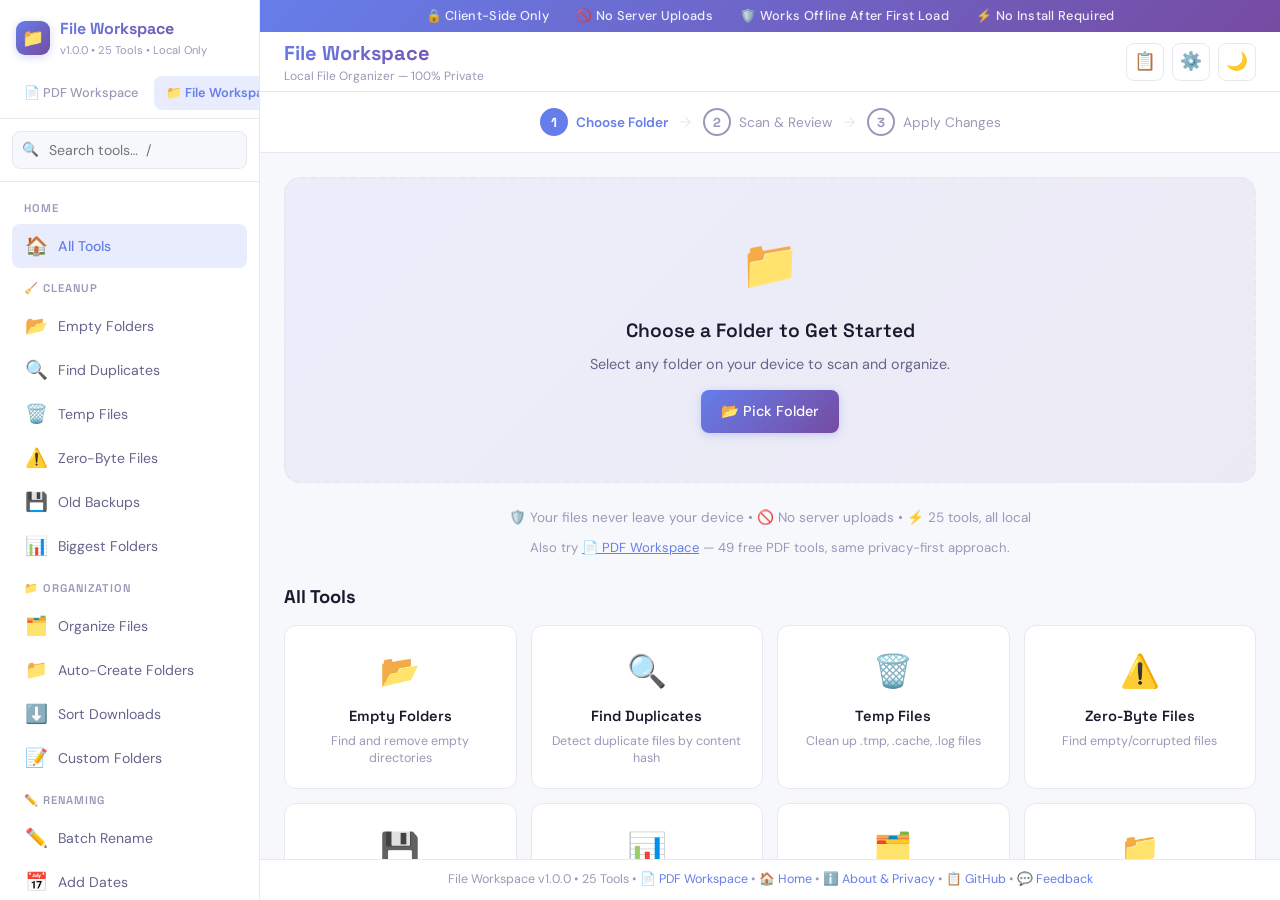
<file: file-workspace.html>
<!DOCTYPE html>
<html lang="en">
<head>
<meta charset="UTF-8">
<meta name="viewport" content="width=device-width, initial-scale=1.0">
<title>File Workspace — 25 Local File Tools | No Upload, 100% Private</title>
<meta name="description" content="25 free file organization tools that run entirely in your browser. Cleanup, rename, sort, deduplicate, and organize files locally. No uploads, no servers, no accounts — your files never leave your device.">
<meta name="keywords" content="file organizer, cleanup files, duplicate finder, batch rename, file manager, local file tools, no upload, privacy file organizer, browser file tools, offline file manager">
<meta name="author" content="File Workspace">
<meta name="robots" content="index, follow">
<link rel="canonical" href="https://emailgate.org/file-workspace.html">

<!-- Open Graph -->
<meta property="og:title" content="File Workspace — 25 Local File Tools, 100% Private">
<meta property="og:description" content="Cleanup, rename, sort, deduplicate, and organize files entirely in your browser. No uploads, no servers, no accounts. Your files never leave your device.">
<meta property="og:type" content="website">
<meta property="og:url" content="https://emailgate.org/file-workspace.html">
<meta property="og:site_name" content="File Workspace">
<meta property="og:image" content="https://emailgate.org/icons/icon-512.png">
<meta property="og:image:width" content="512">
<meta property="og:image:height" content="512">

<!-- Twitter -->
<meta name="twitter:card" content="summary_large_image">
<meta name="twitter:title" content="File Workspace — 25 Local File Tools, 100% Private">
<meta name="twitter:description" content="Cleanup, rename, sort, deduplicate, and organize files entirely in your browser. No uploads, no servers. Your files never leave your device.">
<meta name="twitter:image" content="https://emailgate.org/icons/icon-512.png">

<!-- Mobile -->
<meta name="theme-color" content="#667eea">
<meta name="apple-mobile-web-app-capable" content="yes">
<meta name="apple-mobile-web-app-status-bar-style" content="black-translucent">
<meta name="apple-mobile-web-app-title" content="File Workspace">
<link rel="icon" href="icons/icon-512.png" type="image/png">

<link rel="preconnect" href="https://fonts.googleapis.com">
<link href="https://fonts.googleapis.com/css2?family=DM+Sans:ital,opsz,wght@0,9..40,300;0,9..40,400;0,9..40,500;0,9..40,600;0,9..40,700;1,9..40,400&family=Space+Grotesk:wght@400;500;600;700&display=swap" rel="stylesheet">
<style>
/* ═══════════════════════════════════════════
   CSS VARIABLES — matching emailgate.org
   ═══════════════════════════════════════════ */
:root {
  --primary: #667eea;
  --primary-dark: #5a6fd6;
  --primary-light: #8b9cf7;
  --primary-glow: rgba(102, 126, 234, 0.15);
  --accent: #764ba2;
  --gradient: linear-gradient(135deg, #667eea 0%, #764ba2 100%);
  --gradient-subtle: linear-gradient(135deg, rgba(102,126,234,0.08) 0%, rgba(118,75,162,0.08) 100%);

  --bg: #f7f8fc;
  --bg-card: #ffffff;
  --bg-sidebar: #ffffff;
  --bg-hover: #f0f2f8;
  --bg-input: #f7f8fc;

  --text: #1a1a2e;
  --text-secondary: #64648c;
  --text-muted: #9999b8;

  --border: #e8e8f0;
  --border-focus: #667eea;

  --success: #22c55e;
  --success-bg: rgba(34, 197, 94, 0.1);
  --warning: #f59e0b;
  --warning-bg: rgba(245, 158, 11, 0.1);
  --danger: #ef4444;
  --danger-bg: rgba(239, 68, 68, 0.1);
  --info: #3b82f6;
  --info-bg: rgba(59, 130, 246, 0.1);

  --radius: 12px;
  --radius-sm: 8px;
  --radius-lg: 16px;
  --shadow: 0 1px 3px rgba(0,0,0,0.06), 0 1px 2px rgba(0,0,0,0.04);
  --shadow-md: 0 4px 12px rgba(0,0,0,0.08);
  --shadow-lg: 0 8px 30px rgba(0,0,0,0.12);

  --sidebar-w: 260px;
  --header-h: 60px;

  --font-display: 'Space Grotesk', sans-serif;
  --font-body: 'DM Sans', sans-serif;
}

[data-theme="dark"] {
  --bg: #0f0f1a;
  --bg-card: #1a1a2e;
  --bg-sidebar: #141425;
  --bg-hover: #22223a;
  --bg-input: #22223a;
  --text: #e8e8f0;
  --text-secondary: #9999b8;
  --text-muted: #64648c;
  --border: #2a2a45;
  --border-focus: #8b9cf7;
  --shadow: 0 1px 3px rgba(0,0,0,0.3);
  --shadow-md: 0 4px 12px rgba(0,0,0,0.4);
  --shadow-lg: 0 8px 30px rgba(0,0,0,0.5);
  --primary-glow: rgba(102, 126, 234, 0.1);
  --gradient-subtle: linear-gradient(135deg, rgba(102,126,234,0.06) 0%, rgba(118,75,162,0.06) 100%);
}

/* ═══════════════════════════════════════════
   RESET & BASE
   ═══════════════════════════════════════════ */
*, *::before, *::after { box-sizing: border-box; margin: 0; padding: 0; }

html { font-size: 16px; -webkit-text-size-adjust: 100%; }

body {
  font-family: var(--font-body);
  background: var(--bg);
  color: var(--text);
  line-height: 1.6;
  overflow: hidden;
  height: 100vh;
}

/* ═══════════════════════════════════════════
   LAYOUT
   ═══════════════════════════════════════════ */
.app-layout {
  display: flex;
  height: 100vh;
  width: 100%;
}

/* ── TRUST STRIP ── */
.trust-strip {
  background: var(--gradient);
  color: white;
  text-align: center;
  padding: 6px 16px;
  font-size: 0.8rem;
  font-weight: 500;
  letter-spacing: 0.3px;
  font-family: var(--font-body);
}
.trust-strip span { margin: 0 12px; opacity: 0.9; }

/* ── HEADER ── */
.header {
  height: var(--header-h);
  background: var(--bg-card);
  border-bottom: 1px solid var(--border);
  display: flex;
  align-items: center;
  justify-content: space-between;
  padding: 0 24px;
  position: sticky;
  top: 0;
  z-index: 100;
}

.header-brand {
  display: flex;
  align-items: center;
  gap: 12px;
  text-decoration: none;
  color: var(--text);
}

.header-brand .logo {
  width: 36px; height: 36px;
  background: var(--gradient);
  border-radius: 10px;
  display: flex; align-items: center; justify-content: center;
  font-size: 1.2rem;
  color: white;
  box-shadow: 0 2px 8px rgba(102,126,234,0.3);
}

.header-brand h1 {
  font-family: var(--font-display);
  font-size: 1.25rem;
  font-weight: 700;
  background: var(--gradient);
  -webkit-background-clip: text;
  -webkit-text-fill-color: transparent;
  background-clip: text;
}

.header-actions {
  display: flex;
  align-items: center;
  gap: 8px;
}

.btn-icon {
  width: 38px; height: 38px;
  border: 1px solid var(--border);
  border-radius: var(--radius-sm);
  background: var(--bg-card);
  color: var(--text-secondary);
  cursor: pointer;
  display: flex; align-items: center; justify-content: center;
  font-size: 1.1rem;
  transition: all 0.2s;
}
.btn-icon:hover { background: var(--bg-hover); color: var(--text); border-color: var(--primary); }

/* ── SIDEBAR ── */
.sidebar {
  width: var(--sidebar-w);
  background: var(--bg-sidebar);
  border-right: 1px solid var(--border);
  display: flex;
  flex-direction: column;
  overflow-y: auto;
  flex-shrink: 0;
}

.sidebar-section {
  padding: 6px 12px;
}

.sidebar-section-title {
  font-size: 0.7rem;
  font-weight: 600;
  text-transform: uppercase;
  letter-spacing: 1px;
  color: var(--text-muted);
  padding: 12px 12px 6px;
  font-family: var(--font-display);
}

.tool-btn {
  display: flex;
  align-items: center;
  gap: 10px;
  width: 100%;
  padding: 10px 12px;
  border: none;
  background: transparent;
  color: var(--text-secondary);
  font-size: 0.88rem;
  font-family: var(--font-body);
  border-radius: var(--radius-sm);
  cursor: pointer;
  transition: all 0.15s;
  text-align: left;
}
.tool-btn:hover { background: var(--bg-hover); color: var(--text); }
.tool-btn.active {
  background: var(--primary-glow);
  color: var(--primary);
  font-weight: 500;
}
.tool-btn .icon { font-size: 1.15rem; width: 24px; text-align: center; }

/* ── MAIN CONTENT ── */
.main-area {
  flex: 1;
  display: flex;
  flex-direction: column;
  overflow: hidden;
  min-width: 0;
}

.content {
  flex: 1;
  overflow-y: auto;
  padding: 24px;
}

/* ── CARDS ── */
.card {
  background: var(--bg-card);
  border: 1px solid var(--border);
  border-radius: var(--radius-lg);
  padding: 24px;
  box-shadow: var(--shadow);
  margin-bottom: 20px;
}

.card-header {
  display: flex;
  align-items: center;
  gap: 12px;
  margin-bottom: 16px;
}
.card-header .card-icon {
  width: 42px; height: 42px;
  border-radius: var(--radius);
  display: flex; align-items: center; justify-content: center;
  font-size: 1.3rem;
}
.card-header h2 {
  font-family: var(--font-display);
  font-size: 1.15rem;
  font-weight: 600;
}
.card-header p {
  font-size: 0.85rem;
  color: var(--text-secondary);
  margin-top: 2px;
}

/* ── BUTTONS ── */
.btn {
  display: inline-flex;
  align-items: center;
  gap: 8px;
  padding: 10px 20px;
  border-radius: var(--radius-sm);
  border: none;
  font-family: var(--font-body);
  font-size: 0.9rem;
  font-weight: 500;
  cursor: pointer;
  transition: all 0.2s;
}
.btn-primary {
  background: var(--gradient);
  color: white;
  box-shadow: 0 2px 8px rgba(102,126,234,0.3);
}
.btn-primary:hover { transform: translateY(-1px); box-shadow: 0 4px 12px rgba(102,126,234,0.4); }
.btn-primary:disabled { opacity: 0.5; cursor: not-allowed; transform: none; }

.btn-secondary {
  background: var(--bg-input);
  color: var(--text);
  border: 1px solid var(--border);
}
.btn-secondary:hover { border-color: var(--primary); background: var(--primary-glow); }

.btn-danger {
  background: var(--danger-bg);
  color: var(--danger);
  border: 1px solid transparent;
}
.btn-danger:hover { border-color: var(--danger); }

.btn-success {
  background: var(--success-bg);
  color: #16a34a;
  border: 1px solid transparent;
}
.btn-success:hover { border-color: var(--success); }

.btn-sm { padding: 6px 14px; font-size: 0.82rem; }

.btn-group { display: flex; gap: 8px; flex-wrap: wrap; }

/* ── FOLDER PICKER ── */
.folder-picker {
  border: 2px dashed var(--border);
  border-radius: var(--radius-lg);
  padding: 48px 24px;
  text-align: center;
  cursor: pointer;
  transition: all 0.3s;
  background: var(--gradient-subtle);
}
.folder-picker:hover {
  border-color: var(--primary);
  background: var(--primary-glow);
}
.folder-picker .pick-icon {
  font-size: 3rem;
  margin-bottom: 12px;
  display: block;
}
.folder-picker h3 {
  font-family: var(--font-display);
  font-size: 1.2rem;
  font-weight: 600;
  margin-bottom: 6px;
}
.folder-picker p {
  color: var(--text-secondary);
  font-size: 0.9rem;
}

/* ── STATUS BAR ── */
.status-bar {
  display: flex;
  align-items: center;
  gap: 12px;
  padding: 10px 16px;
  background: var(--bg-card);
  border-radius: var(--radius);
  border: 1px solid var(--border);
  margin-bottom: 20px;
  font-size: 0.88rem;
}
.status-bar .status-dot {
  width: 8px; height: 8px;
  border-radius: 50%;
  background: var(--success);
  flex-shrink: 0;
}
.status-bar .status-dot.scanning {
  background: var(--warning);
  animation: pulse 1s ease infinite;
}
@keyframes pulse {
  0%, 100% { opacity: 1; }
  50% { opacity: 0.4; }
}

/* ── RESULTS TABLE ── */
.results-table {
  width: 100%;
  border-collapse: collapse;
  font-size: 0.88rem;
}
.results-table th {
  text-align: left;
  padding: 10px 12px;
  font-weight: 600;
  font-family: var(--font-display);
  font-size: 0.78rem;
  text-transform: uppercase;
  letter-spacing: 0.5px;
  color: var(--text-muted);
  border-bottom: 2px solid var(--border);
}
.results-table td {
  padding: 10px 12px;
  border-bottom: 1px solid var(--border);
  color: var(--text-secondary);
  max-width: 300px;
  overflow: hidden;
  text-overflow: ellipsis;
  white-space: nowrap;
}
.results-table tr:hover td { background: var(--bg-hover); }

.results-table .check-col { width: 36px; }
.results-table input[type="checkbox"] {
  width: 16px; height: 16px;
  accent-color: var(--primary);
  cursor: pointer;
}

/* ── TAG / BADGE ── */
.badge {
  display: inline-flex;
  align-items: center;
  gap: 4px;
  padding: 3px 10px;
  border-radius: 20px;
  font-size: 0.75rem;
  font-weight: 600;
}
.badge-info { background: var(--info-bg); color: var(--info); }
.badge-success { background: var(--success-bg); color: #16a34a; }
.badge-warning { background: var(--warning-bg); color: #d97706; }
.badge-danger { background: var(--danger-bg); color: var(--danger); }

/* ── SCAN SUMMARY GRID ── */
.summary-grid {
  display: grid;
  grid-template-columns: repeat(auto-fill, minmax(180px, 1fr));
  gap: 12px;
  margin-bottom: 20px;
}
.summary-stat {
  background: var(--bg-input);
  border-radius: var(--radius);
  padding: 16px;
  text-align: center;
  border: 1px solid var(--border);
}
.summary-stat .stat-value {
  font-family: var(--font-display);
  font-size: 1.6rem;
  font-weight: 700;
  color: var(--primary);
}
.summary-stat .stat-label {
  font-size: 0.78rem;
  color: var(--text-muted);
  margin-top: 2px;
}

/* ── TABS ── */
.tabs {
  display: flex;
  gap: 4px;
  border-bottom: 2px solid var(--border);
  margin-bottom: 20px;
}
.tab-btn {
  padding: 10px 18px;
  border: none;
  background: none;
  font-family: var(--font-body);
  font-size: 0.88rem;
  color: var(--text-muted);
  cursor: pointer;
  border-bottom: 2px solid transparent;
  margin-bottom: -2px;
  transition: all 0.2s;
}
.tab-btn:hover { color: var(--text); }
.tab-btn.active {
  color: var(--primary);
  border-bottom-color: var(--primary);
  font-weight: 600;
}

/* ── FORM INPUTS ── */
.form-group {
  margin-bottom: 16px;
}
.form-group label {
  display: block;
  font-size: 0.85rem;
  font-weight: 500;
  margin-bottom: 6px;
  color: var(--text-secondary);
}
.form-group input, .form-group select, .form-group textarea {
  width: 100%;
  padding: 10px 14px;
  border: 1px solid var(--border);
  border-radius: var(--radius-sm);
  background: var(--bg-input);
  color: var(--text);
  font-family: var(--font-body);
  font-size: 0.9rem;
  transition: border-color 0.2s;
}
.form-group input:focus, .form-group select:focus {
  outline: none;
  border-color: var(--border-focus);
  box-shadow: 0 0 0 3px var(--primary-glow);
}

.toggle-row {
  display: flex;
  align-items: center;
  justify-content: space-between;
  padding: 10px 0;
  border-bottom: 1px solid var(--border);
}
.toggle-row:last-child { border-bottom: none; }

.toggle {
  position: relative;
  width: 44px; height: 24px;
  background: var(--border);
  border-radius: 12px;
  cursor: pointer;
  transition: background 0.2s;
  border: none;
}
.toggle.on { background: var(--primary); }
.toggle::after {
  content: '';
  position: absolute;
  top: 2px; left: 2px;
  width: 20px; height: 20px;
  background: white;
  border-radius: 50%;
  transition: transform 0.2s;
}
.toggle.on::after { transform: translateX(20px); }

/* ── PROGRESS BAR ── */
.progress-bar {
  width: 100%;
  height: 6px;
  background: var(--bg-input);
  border-radius: 3px;
  overflow: hidden;
  margin: 12px 0;
}
.progress-bar .fill {
  height: 100%;
  background: var(--gradient);
  border-radius: 3px;
  transition: width 0.3s;
}

/* ── ACTIVITY LOG ── */
.log-entries {
  max-height: 300px;
  overflow-y: auto;
  font-size: 0.82rem;
  font-family: 'SF Mono', 'Consolas', monospace;
}
.log-entry {
  padding: 6px 10px;
  border-bottom: 1px solid var(--border);
  display: flex;
  gap: 10px;
}
.log-entry .log-time { color: var(--text-muted); white-space: nowrap; }
.log-entry .log-action { color: var(--primary); font-weight: 500; min-width: 70px; }
.log-entry .log-detail { color: var(--text-secondary); overflow: hidden; text-overflow: ellipsis; white-space: nowrap; }

/* ── STEP INDICATOR ── */
.steps {
  display: flex;
  align-items: center;
  justify-content: center;
  gap: 0;
  padding: 16px 24px;
  background: var(--bg-card);
  border-bottom: 1px solid var(--border);
}
.step {
  display: flex;
  align-items: center;
  gap: 8px;
  font-size: 0.85rem;
  color: var(--text-muted);
}
.step.active { color: var(--primary); font-weight: 600; }
.step.done { color: var(--success); }
.step .step-num {
  width: 28px; height: 28px;
  border-radius: 50%;
  border: 2px solid currentColor;
  display: flex; align-items: center; justify-content: center;
  font-weight: 700;
  font-size: 0.82rem;
  font-family: var(--font-display);
}
.step.active .step-num { background: var(--primary); color: white; border-color: var(--primary); }
.step.done .step-num { background: var(--success); color: white; border-color: var(--success); }
.step-arrow { margin: 0 12px; color: var(--border); font-size: 0.9rem; }

/* ── FOOTER ── */
.footer {
  padding: 10px 24px;
  text-align: center;
  font-size: 0.78rem;
  color: var(--text-muted);
  border-top: 1px solid var(--border);
  background: var(--bg-card);
}
.footer a { color: var(--primary); text-decoration: none; }
.footer a:hover { text-decoration: underline; }

/* ── HOME GRID ── */
.home-grid {
  display: grid;
  grid-template-columns: repeat(auto-fill, minmax(200px, 1fr));
  gap: 14px;
}
.home-tool-card {
  background: var(--bg-card);
  border: 1px solid var(--border);
  border-radius: var(--radius);
  padding: 20px 16px;
  cursor: pointer;
  transition: all 0.2s;
  text-align: center;
}
.home-tool-card:hover {
  border-color: var(--primary);
  transform: translateY(-2px);
  box-shadow: var(--shadow-md);
}
.home-tool-card .htc-icon { font-size: 2rem; margin-bottom: 8px; }
.home-tool-card .htc-title {
  font-family: var(--font-display);
  font-weight: 600;
  font-size: 0.92rem;
  margin-bottom: 4px;
}
.home-tool-card .htc-desc {
  font-size: 0.78rem;
  color: var(--text-muted);
  line-height: 1.4;
}

/* ── SEARCH ── */
.search-box {
  padding: 12px;
  border-bottom: 1px solid var(--border);
}
.search-box input {
  width: 100%;
  padding: 9px 14px 9px 36px;
  border: 1px solid var(--border);
  border-radius: var(--radius-sm);
  background: var(--bg-input);
  color: var(--text);
  font-size: 0.88rem;
  font-family: var(--font-body);
}
.search-box input:focus { outline: none; border-color: var(--primary); }
.search-wrap { position: relative; }
.search-wrap::before {
  content: '🔍';
  position: absolute;
  left: 10px;
  top: 50%;
  transform: translateY(-50%);
  font-size: 0.85rem;
}

/* ── RESPONSIVE ── */
@media (max-width: 768px) {
  .sidebar { display: none; }
  .sidebar.open {
    display: flex;
    position: fixed;
    z-index: 200;
    top: 0; left: 0; bottom: 0;
    box-shadow: var(--shadow-lg);
  }
  .content { padding: 16px; }
  .summary-grid { grid-template-columns: repeat(2, 1fr); }
  .home-grid { grid-template-columns: repeat(2, 1fr); }
}

/* ── SCROLLBAR ── */
::-webkit-scrollbar { width: 6px; }
::-webkit-scrollbar-track { background: transparent; }
::-webkit-scrollbar-thumb { background: var(--border); border-radius: 3px; }
::-webkit-scrollbar-thumb:hover { background: var(--text-muted); }

/* ── ANIMATION ── */
.fade-in {
  animation: fadeIn 0.3s ease;
}
@keyframes fadeIn {
  from { opacity: 0; transform: translateY(8px); }
  to { opacity: 1; transform: translateY(0); }
}

/* ── MODAL ── */
.modal-overlay {
  display: none;
  position: fixed;
  inset: 0;
  background: rgba(0,0,0,0.5);
  z-index: 500;
  align-items: center;
  justify-content: center;
}
.modal-overlay.show { display: flex; }
.modal {
  background: var(--bg-card);
  border-radius: var(--radius-lg);
  width: min(560px, 92vw);
  max-height: 80vh;
  overflow-y: auto;
  padding: 28px;
  box-shadow: var(--shadow-lg);
}
.modal h3 {
  font-family: var(--font-display);
  font-size: 1.15rem;
  font-weight: 600;
  margin-bottom: 16px;
}

/* ── NOTIFICATION TOAST ── */
.toast-container {
  position: fixed;
  bottom: 24px;
  right: 24px;
  z-index: 600;
  display: flex;
  flex-direction: column;
  gap: 8px;
}
.toast {
  padding: 12px 20px;
  border-radius: var(--radius-sm);
  background: var(--bg-card);
  border: 1px solid var(--border);
  box-shadow: var(--shadow-md);
  font-size: 0.88rem;
  animation: slideIn 0.3s ease;
  display: flex;
  align-items: center;
  gap: 8px;
}
@keyframes slideIn {
  from { opacity: 0; transform: translateX(40px); }
  to { opacity: 1; transform: translateX(0); }
}

/* unsupported browser banner */
.unsupported-banner {
  background: var(--warning-bg);
  border: 1px solid var(--warning);
  border-radius: var(--radius);
  padding: 20px;
  margin-bottom: 20px;
  text-align: center;
}
.unsupported-banner h3 { color: var(--warning); margin-bottom: 6px; }
/* ── WORKSPACE SWITCHER ── */
.workspace-switcher {
  display: flex;
  gap: 4px;
  padding: 8px 12px;
  border-bottom: 1px solid var(--border);
}
.workspace-switcher a {
  display: flex;
  align-items: center;
  gap: 6px;
  padding: 7px 12px;
  border-radius: var(--radius-sm);
  font-size: 0.8rem;
  font-weight: 500;
  font-family: var(--font-body);
  text-decoration: none;
  color: var(--text-muted);
  transition: all 0.15s;
  white-space: nowrap;
}
.workspace-switcher a:hover { background: var(--bg-hover); color: var(--text); }
.workspace-switcher a.active-ws {
  background: var(--primary-glow);
  color: var(--primary);
  font-weight: 600;
}
</style>
</head>
<body>

<noscript>
  <div style="font-family:sans-serif;max-width:500px;margin:60px auto;text-align:center;padding:20px;">
    <h1 style="font-size:1.5rem;">📁 File Workspace requires JavaScript</h1>
    <p style="color:#666;margin-top:12px;">All file processing runs entirely in your browser using JavaScript. Please enable JavaScript in your browser settings to use File Workspace.</p>
  </div>
</noscript>

<div class="app-layout">
  <!-- ═══ SIDEBAR ═══ -->
  <aside class="sidebar" id="sidebar">
    <div style="padding: 16px 16px 8px; display: flex; align-items: center; gap: 10px;">
      <div class="logo" style="width:34px;height:34px;background:var(--gradient);border-radius:9px;display:flex;align-items:center;justify-content:center;font-size:1.1rem;color:white;box-shadow:0 2px 8px rgba(102,126,234,0.3);flex-shrink:0;">📁</div>
      <div>
        <div style="font-family:var(--font-display);font-weight:700;font-size:1rem;background:var(--gradient);-webkit-background-clip:text;-webkit-text-fill-color:transparent;">File Workspace</div>
        <div style="font-size:0.7rem;color:var(--text-muted);">v1.0.0 • 25 Tools • Local Only</div>
      </div>
    </div>

    <div class="workspace-switcher">
      <a href="https://emailgate.org/">📄 PDF Workspace</a>
      <a href="file-workspace.html" class="active-ws">📁 File Workspace</a>
    </div>

    <div class="search-box">
      <div class="search-wrap">
        <input type="text" id="toolSearch" placeholder="Search tools…  /" autocomplete="off">
      </div>
    </div>

    <nav class="sidebar-section" id="sidebarNav">
      <div class="sidebar-section-title">Home</div>
      <button class="tool-btn active" data-tool="home" onclick="showTool('home')">
        <span class="icon">🏠</span> All Tools
      </button>

      <div class="sidebar-section-title">🧹 Cleanup</div>
      <button class="tool-btn" data-tool="empty-folders" onclick="showTool('empty-folders')">
        <span class="icon">📂</span> Empty Folders
      </button>
      <button class="tool-btn" data-tool="duplicates" onclick="showTool('duplicates')">
        <span class="icon">🔍</span> Find Duplicates
      </button>
      <button class="tool-btn" data-tool="temp-files" onclick="showTool('temp-files')">
        <span class="icon">🗑️</span> Temp Files
      </button>
      <button class="tool-btn" data-tool="zero-byte" onclick="showTool('zero-byte')">
        <span class="icon">⚠️</span> Zero-Byte Files
      </button>
      <button class="tool-btn" data-tool="old-backups" onclick="showTool('old-backups')">
        <span class="icon">💾</span> Old Backups
      </button>
      <button class="tool-btn" data-tool="biggest-folders" onclick="showTool('biggest-folders')">
        <span class="icon">📊</span> Biggest Folders
      </button>

      <div class="sidebar-section-title">📁 Organization</div>
      <button class="tool-btn" data-tool="organize" onclick="showTool('organize')">
        <span class="icon">🗂️</span> Organize Files
      </button>
      <button class="tool-btn" data-tool="auto-folders" onclick="showTool('auto-folders')">
        <span class="icon">📁</span> Auto-Create Folders
      </button>
      <button class="tool-btn" data-tool="sort-downloads" onclick="showTool('sort-downloads')">
        <span class="icon">⬇️</span> Sort Downloads
      </button>
      <button class="tool-btn" data-tool="custom-folders" onclick="showTool('custom-folders')">
        <span class="icon">📝</span> Custom Folders
      </button>

      <div class="sidebar-section-title">✏️ Renaming</div>
      <button class="tool-btn" data-tool="batch-rename" onclick="showTool('batch-rename')">
        <span class="icon">✏️</span> Batch Rename
      </button>
      <button class="tool-btn" data-tool="add-dates" onclick="showTool('add-dates')">
        <span class="icon">📅</span> Add Dates
      </button>
      <button class="tool-btn" data-tool="normalize" onclick="showTool('normalize')">
        <span class="icon">🔤</span> Normalize Names
      </button>
      <button class="tool-btn" data-tool="sequential" onclick="showTool('sequential')">
        <span class="icon">🔢</span> Sequential Names
      </button>

      <div class="sidebar-section-title">📦 File Movement</div>
      <button class="tool-btn" data-tool="archive-old" onclick="showTool('archive-old')">
        <span class="icon">🗄️</span> Archive Old Files
      </button>
      <button class="tool-btn" data-tool="move-media" onclick="showTool('move-media')">
        <span class="icon">📸</span> Sort Media by Date
      </button>
      <button class="tool-btn" data-tool="screenshot-org" onclick="showTool('screenshot-org')">
        <span class="icon">🖥️</span> Screenshot Organizer
      </button>

      <div class="sidebar-section-title">🔎 Search & Analyze</div>
      <button class="tool-btn" data-tool="file-search" onclick="showTool('file-search')">
        <span class="icon">🔍</span> File Search
      </button>
      <button class="tool-btn" data-tool="disk-viz" onclick="showTool('disk-viz')">
        <span class="icon">📊</span> Disk Space Map
      </button>
      <button class="tool-btn" data-tool="timeline" onclick="showTool('timeline')">
        <span class="icon">📅</span> File Timeline
      </button>

      <div class="sidebar-section-title">🚀 Workflows</div>
      <button class="tool-btn" data-tool="smart-cleanup" onclick="showTool('smart-cleanup')">
        <span class="icon">✨</span> Smart Cleanup
      </button>
      <button class="tool-btn" data-tool="prep-share" onclick="showTool('prep-share')">
        <span class="icon">📤</span> Prepare for Sharing
      </button>
      <button class="tool-btn" data-tool="privacy-scan" onclick="showTool('privacy-scan')">
        <span class="icon">🛡️</span> Privacy Scanner
      </button>
      <button class="tool-btn" data-tool="dupe-folders" onclick="showTool('dupe-folders')">
        <span class="icon">📂</span> Merge Duplicate Folders
      </button>

      <div class="sidebar-section-title">📋 Reports</div>
      <button class="tool-btn" data-tool="activity-log" onclick="showTool('activity-log')">
        <span class="icon">📝</span> Activity Log
      </button>
    </nav>
  </aside>

  <!-- ═══ MAIN ═══ -->
  <div class="main-area">
    <div class="trust-strip">
      <span>🔒 Client-Side Only</span>
      <span>🚫 No Server Uploads</span>
      <span>🛡️ Works Offline After First Load</span>
      <span>⚡ No Install Required</span>
    </div>

    <header class="header">
      <div class="header-brand">
        <button class="btn-icon" id="menuToggle" onclick="toggleSidebar()" style="display:none;">☰</button>
        <div>
          <h1>File Workspace</h1>
          <div style="font-size:0.75rem;color:var(--text-muted);margin-top:-2px;">Local File Organizer — 100% Private</div>
        </div>
      </div>
      <div class="header-actions">
        <button class="btn-icon" id="historyBtn" title="View action history" onclick="showTool('activity-log')">📋</button>
        <button class="btn-icon" onclick="toggleSettings()">⚙️</button>
        <button class="btn-icon" onclick="toggleTheme()">🌙</button>
      </div>
    </header>

    <!-- STEPS -->
    <div class="steps">
      <div class="step active" id="step1"><span class="step-num">1</span> Choose Folder</div>
      <span class="step-arrow">→</span>
      <div class="step" id="step2"><span class="step-num">2</span> Scan & Review</div>
      <span class="step-arrow">→</span>
      <div class="step" id="step3"><span class="step-num">3</span> Apply Changes</div>
    </div>

    <!-- CONTENT -->
    <div class="content" id="mainContent">
      <!-- Gets replaced by JS -->
    </div>

    <footer class="footer">
      File Workspace v1.0.0 • 25 Tools •
      <a href="https://emailgate.org/">📄 PDF Workspace</a> •
      <a href="#" onclick="showTool('home');return false;">🏠 Home</a> •
      <a href="#" onclick="showAbout();return false;">ℹ️ About & Privacy</a> •
      <a href="https://github.com/eersis-byte/pdf-workspace" target="_blank">📋 GitHub</a> •
      <a href="mailto:feedback@emailgate.org">💬 Feedback</a>
    </footer>
  </div>
</div>

<!-- MODAL -->
<div class="modal-overlay" id="modalOverlay" onclick="if(event.target===this)closeModal()">
  <div class="modal" id="modalContent"></div>
</div>

<!-- TOASTS -->
<div class="toast-container" id="toasts"></div>

<script>
/* ═══════════════════════════════════════════════════════════════
   FILE WORKSPACE — Browser-based File Organizer
   All processing runs locally via File System Access API
   ═══════════════════════════════════════════════════════════════ */

// ── STATE ──
const state = {
  dirHandle: null,
  files: [],          // { handle, path, name, size, modified, ext, type, parentDir }
  folders: [],        // { handle, path, name, fileCount }
  scanning: false,
  dryRun: true,
  useTrash: true,
  scanCancelled: false,
  undoStack: [],      // { description, reverseActions: [] }
  log: [],            // { time, action, detail }
  currentTool: 'home',
  results: [],
  totalSize: 0,
  apiSupported: ('showDirectoryPicker' in window)
};

// ── UTILITY ──
function esc(s) {
  if (!s) return '';
  return String(s).replace(/&/g,'&amp;').replace(/</g,'&lt;').replace(/>/g,'&gt;').replace(/"/g,'&quot;').replace(/'/g,'&#39;');
}

function formatSize(bytes) {
  if (bytes === 0) return '0 B';
  const k = 1024, sizes = ['B', 'KB', 'MB', 'GB', 'TB'];
  const i = Math.floor(Math.log(bytes) / Math.log(k));
  return parseFloat((bytes / Math.pow(k, i)).toFixed(1)) + ' ' + sizes[i];
}

function formatDate(d) {
  if (!d) return '—';
  const dt = new Date(d);
  return dt.toLocaleDateString('en-US', { year: 'numeric', month: 'short', day: 'numeric' });
}

function timeStr() {
  return new Date().toLocaleTimeString('en-US', { hour12: false, hour: '2-digit', minute: '2-digit', second: '2-digit' });
}

function addLog(action, detail) {
  state.log.unshift({ time: timeStr(), action, detail });
}

function toast(msg, type = 'info') {
  const el = document.createElement('div');
  el.className = 'toast';
  const icons = { info: 'ℹ️', success: '✅', warning: '⚠️', error: '❌' };
  el.textContent = (icons[type] || 'ℹ️') + ' ' + msg;
  document.getElementById('toasts').appendChild(el);
  setTimeout(() => el.remove(), 4000);
}

function getExt(name) {
  const i = name.lastIndexOf('.');
  return i > 0 ? name.slice(i).toLowerCase() : '';
}

function getFileType(ext) {
  const map = {
    image: ['.jpg','.jpeg','.png','.gif','.bmp','.webp','.svg','.ico','.tiff','.heic','.avif'],
    video: ['.mp4','.avi','.mov','.mkv','.wmv','.flv','.webm','.m4v'],
    audio: ['.mp3','.wav','.flac','.aac','.ogg','.wma','.m4a'],
    document: ['.pdf','.doc','.docx','.xls','.xlsx','.ppt','.pptx','.txt','.rtf','.odt','.csv'],
    code: ['.js','.ts','.py','.java','.cpp','.c','.h','.css','.html','.json','.xml','.yml','.yaml','.sh','.go','.rs','.php','.rb','.swift'],
    archive: ['.zip','.rar','.7z','.tar','.gz','.bz2','.xz'],
    font: ['.ttf','.otf','.woff','.woff2'],
    executable: ['.exe','.msi','.dmg','.app','.deb','.rpm'],
  };
  for (const [type, exts] of Object.entries(map)) {
    if (exts.includes(ext)) return type;
  }
  return 'other';
}

const TEMP_PATTERNS = [/\.tmp$/i, /\.temp$/i, /^~\$/, /^thumbs\.db$/i, /^desktop\.ini$/i, /^\.ds_store$/i, /\.cache$/i, /\.crdownload$/i, /\.partial$/i];
const BACKUP_PATTERNS = [/\.bak$/i, /\.backup$/i, /\.old$/i, /\(\d+\)\.[^.]+$/, /\.orig$/i, /~$/];

function isTemp(name) { return TEMP_PATTERNS.some(p => p.test(name)); }
function isBackup(name) { return BACKUP_PATTERNS.some(p => p.test(name)); }

// ── HASH (for duplicate detection using chunks) ──
async function hashFile(fileHandle) {
  try {
    const file = await fileHandle.getFile();
    // For speed, hash first 64KB + last 64KB + size
    const CHUNK = 65536;
    let data;
    if (file.size <= CHUNK * 2) {
      data = await file.arrayBuffer();
    } else {
      const first = await file.slice(0, CHUNK).arrayBuffer();
      const last = await file.slice(file.size - CHUNK).arrayBuffer();
      const combined = new Uint8Array(CHUNK * 2 + 8);
      combined.set(new Uint8Array(first), 0);
      combined.set(new Uint8Array(last), CHUNK);
      new DataView(combined.buffer).setBigUint64(CHUNK * 2, BigInt(file.size));
      data = combined.buffer;
    }
    const hashBuf = await crypto.subtle.digest('SHA-256', data);
    return Array.from(new Uint8Array(hashBuf)).map(b => b.toString(16).padStart(2, '0')).join('');
  } catch (e) {
    return null;
  }
}

// ── FOLDER SCANNING ──
async function pickFolder() {
  if (!state.apiSupported) {
    toast('File System Access API not supported in this browser. Use Chrome or Edge.', 'error');
    return;
  }
  try {
    state.dirHandle = await window.showDirectoryPicker({ mode: 'readwrite' });
    toast(`Opened folder: ${state.dirHandle.name}`, 'success');
    addLog('OPEN', state.dirHandle.name);
    await scanFolder();
  } catch (e) {
    if (e.name !== 'AbortError') toast('Could not open folder: ' + e.message, 'error');
  }
}

async function scanFolder() {
  state.scanning = true;
  state.scanCancelled = false;
  state.files = [];
  state.folders = [];
  state.totalSize = 0;
  updateSteps(2);
  renderCurrentTool();

  let scanCount = 0;

  async function walk(dirHandle, path = '') {
    if (state.scanCancelled) return 0;
    let fileCount = 0;
    try {
      for await (const entry of dirHandle.values()) {
        if (state.scanCancelled) return fileCount;
        // Skip our trash folder
        if (entry.kind === 'directory' && entry.name === TRASH_FOLDER && path === '') continue;

        if (entry.kind === 'file') {
          try {
            const file = await entry.getFile();
            const ext = getExt(entry.name);
            state.files.push({
              handle: entry,
              dirHandle: dirHandle,
              path: path + '/' + entry.name,
              parentDir: path || '/',
              name: entry.name,
              size: file.size,
              modified: file.lastModified,
              ext,
              type: getFileType(ext)
            });
            state.totalSize += file.size;
            fileCount++;
            scanCount++;
            // Update progress every 50 files
            if (scanCount % 50 === 0) {
              const el = document.getElementById('scanProgress');
              if (el) el.textContent = `Scanning… ${scanCount} files found (${formatSize(state.totalSize)})`;
            }
          } catch (e) { /* skip unreadable */ }
        } else if (entry.kind === 'directory') {
          const subPath = path + '/' + entry.name;
          const childCount = await walk(entry, subPath);
          state.folders.push({
            handle: entry,
            parentHandle: dirHandle,
            path: subPath,
            name: entry.name,
            fileCount: childCount
          });
          fileCount += childCount;
        }
      }
    } catch (e) { /* permission denied */ }
    return fileCount;
  }

  await walk(state.dirHandle);
  state.scanning = false;

  if (state.scanCancelled) {
    toast('Scan cancelled', 'warning');
    addLog('SCAN', 'Scan cancelled by user');
  } else {
    addLog('SCAN', `${state.files.length} files, ${state.folders.length} folders (${formatSize(state.totalSize)})`);
    toast(`Scan complete: ${state.files.length} files in ${state.folders.length} folders`, 'success');
  }
  renderCurrentTool();
}

// ── FILE OPERATIONS (Safe: trash, size verification) ──
const TRASH_FOLDER = '_FileWorkspace_Trash';

async function getTrashDir() {
  return await state.dirHandle.getDirectoryHandle(TRASH_FOLDER, { create: true });
}

async function safeDelete(fileEntry, dirHandle) {
  try {
    if (state.useTrash) {
      // Move to trash instead of permanent delete
      const trashDir = await getTrashDir();
      const file = await fileEntry.getFile();
      let name = fileEntry.name;
      // Avoid collisions in trash
      try {
        await trashDir.getFileHandle(name, { create: false });
        const ext = getExt(name);
        const base = name.slice(0, name.length - ext.length);
        name = `${base}_${Date.now()}${ext}`;
      } catch { /* no collision */ }
      const newHandle = await trashDir.getFileHandle(name, { create: true });
      const writable = await newHandle.createWritable();
      await writable.write(file);
      await writable.close();
      // Verify size before removing original
      const written = await newHandle.getFile();
      if (written.size !== file.size) {
        await trashDir.removeEntry(name);
        return false;
      }
      await dirHandle.removeEntry(fileEntry.name);
      return true;
    } else {
      await dirHandle.removeEntry(fileEntry.name);
      return true;
    }
  } catch (e) { return false; }
}

async function removeEmptyDirectory(dirHandle, parentHandle) {
  try {
    // Re-verify folder is truly empty at execution time
    let isEmpty = true;
    for await (const entry of dirHandle.values()) {
      if (entry.name === TRASH_FOLDER) continue; // ignore our trash folder
      isEmpty = false;
      break;
    }
    if (!isEmpty) return false;
    await parentHandle.removeEntry(dirHandle.name);
    return true;
  } catch (e) { return false; }
}

function getSafeName(dirHandle, name) {
  return (async () => {
    try {
      await dirHandle.getFileHandle(name, { create: false });
      const ext = getExt(name);
      const base = name.slice(0, name.length - ext.length);
      let i = 1;
      let safeName = `${base}_${i}${ext}`;
      while (i < 1000) {
        try { await dirHandle.getFileHandle(safeName, { create: false }); i++; safeName = `${base}_${i}${ext}`; }
        catch { break; }
      }
      return safeName;
    } catch { return name; }
  })();
}

async function moveFile(fileEntry, sourceDirHandle, destDirHandle, newName) {
  try {
    const file = await fileEntry.getFile();
    const origSize = file.size;
    let name = await getSafeName(destDirHandle, newName || fileEntry.name);

    const newFileHandle = await destDirHandle.getFileHandle(name, { create: true });
    const writable = await newFileHandle.createWritable();
    await writable.write(file);
    await writable.close();

    // Verify written file matches original size before removing
    const written = await newFileHandle.getFile();
    if (written.size !== origSize) {
      await destDirHandle.removeEntry(name);
      return false;
    }

    await sourceDirHandle.removeEntry(fileEntry.name);
    return true;
  } catch (e) { return false; }
}

async function renameFile(fileEntry, dirHandle, newName) {
  try {
    newName = await getSafeName(dirHandle, newName);
    const file = await fileEntry.getFile();
    const origSize = file.size;

    const newHandle = await dirHandle.getFileHandle(newName, { create: true });
    const writable = await newHandle.createWritable();
    await writable.write(file);
    await writable.close();

    // Verify written file matches original size before removing
    const written = await newHandle.getFile();
    if (written.size !== origSize) {
      await dirHandle.removeEntry(newName);
      return false;
    }

    await dirHandle.removeEntry(fileEntry.name);
    return true;
  } catch (e) { return false; }
}

async function getOrCreateSubDir(parentHandle, name) {
  return await parentHandle.getDirectoryHandle(name, { create: true });
}

// ── FULL HASH (for exact duplicate verification) ──
async function hashFileFull(fileHandle) {
  try {
    const file = await fileHandle.getFile();
    const data = await file.arrayBuffer();
    const hashBuf = await crypto.subtle.digest('SHA-256', data);
    return Array.from(new Uint8Array(hashBuf)).map(b => b.toString(16).padStart(2, '0')).join('');
  } catch (e) {
    return null;
  }
}

// ── CONFIRMATION MODAL ──
let _pendingAction = null;

function confirmAction(title, description, count, actionType, callback) {
  if (state.dryRun) {
    callback();
    return;
  }
  _pendingAction = callback;
  const icons = { delete: '🗑️', move: '📦', rename: '✏️', create: '📁', archive: '🗄️' };
  const colors = { delete: 'var(--danger)', move: 'var(--info)', rename: 'var(--primary)', create: 'var(--success)', archive: 'var(--warning)' };
  showModal(`
    <h3>${icons[actionType] || '⚠️'} ${esc(title)}</h3>
    <p style="color:var(--text-secondary);margin-bottom:12px;">${esc(description)}</p>
    <div style="padding:14px;background:var(--bg-input);border-radius:var(--radius-sm);border:1px solid var(--border);margin-bottom:16px;">
      <div style="display:flex;align-items:center;gap:10px;">
        <span style="font-size:1.8rem;">${icons[actionType] || '⚠️'}</span>
        <div>
          <div style="font-family:var(--font-display);font-weight:700;font-size:1.3rem;color:${colors[actionType] || 'var(--text)'};">${count}</div>
          <div style="font-size:0.82rem;color:var(--text-muted);">file(s) will be affected</div>
        </div>
      </div>
    </div>
    ${state.useTrash && actionType === 'delete' ? '<p style="font-size:0.85rem;color:var(--text-muted);margin-bottom:12px;">📁 Files will be moved to <code>_FileWorkspace_Trash</code> for recovery.</p>' : ''}
    ${!state.useTrash && actionType === 'delete' ? '<p style="font-size:0.85rem;color:var(--danger);margin-bottom:12px;">⚠️ This cannot be undone. Enable "Move to Trash" in Settings for safer deletion.</p>' : ''}
    ${actionType === 'move' || actionType === 'rename' ? '<p style="font-size:0.85rem;color:var(--text-muted);margin-bottom:12px;">File sizes will be verified after copy before originals are removed.</p>' : ''}
    <div class="btn-group" style="justify-content:flex-end;">
      <button class="btn btn-secondary btn-sm" onclick="closeModal()">Cancel</button>
      <button class="btn ${actionType === 'delete' ? 'btn-danger' : 'btn-primary'} btn-sm" onclick="closeModal();executePendingAction()">
        ${icons[actionType] || '⚡'} Apply ${count} Change${count !== 1 ? 's' : ''}
      </button>
    </div>
  `);
}

function executePendingAction() {
  if (_pendingAction) {
    const action = _pendingAction;
    _pendingAction = null;
    action();
  }
}

// ── THEME ──
function toggleTheme() {
  const isDark = document.documentElement.getAttribute('data-theme') === 'dark';
  document.documentElement.setAttribute('data-theme', isDark ? '' : 'dark');
}

// ── SIDEBAR ──
function toggleSidebar() {
  document.getElementById('sidebar').classList.toggle('open');
}

// ── STEPS ──
function updateSteps(n) {
  for (let i = 1; i <= 3; i++) {
    const el = document.getElementById('step' + i);
    el.className = 'step' + (i < n ? ' done' : i === n ? ' active' : '');
  }
}

// ── MODAL ──
function showModal(html) {
  document.getElementById('modalContent').innerHTML = html;
  document.getElementById('modalOverlay').classList.add('show');
}
function closeModal() {
  document.getElementById('modalOverlay').classList.remove('show');
}

function showAbout() {
  showModal(`
    <h3>About File Workspace</h3>
    <p style="color:var(--text-secondary);margin-bottom:16px;">A free, privacy-first suite of 25 file organization tools that run entirely in your browser. Part of the <a href="https://emailgate.org/" style="color:var(--primary)">Workspace</a> family.</p>

    <h4 style="margin-top:14px;font-family:var(--font-display);">🔒 Privacy Promise</h4>
    <p style="color:var(--text-secondary);font-size:0.9rem;margin:8px 0 14px;">Every file you manage stays on your device. We have no servers that receive your data — all file operations happen client-side using the browser's File System Access API. We cannot see, store, or access your files.</p>

    <h4 style="font-family:var(--font-display);">📡 How It Works</h4>
    <p style="color:var(--text-secondary);font-size:0.9rem;margin:8px 0 14px;">File Workspace uses the File System Access API to read and write files directly on your device. Google Fonts are loaded on first visit for typography. After that first load, everything works offline. Your files are never uploaded anywhere.</p>

    <h4 style="font-family:var(--font-display);">🍪 No Cookies, No Tracking</h4>
    <p style="color:var(--text-secondary);font-size:0.9rem;margin:8px 0 14px;">There are no analytics, no cookies, no fingerprinting, and no advertising.</p>

    <h4 style="font-family:var(--font-display);">🌐 Browser Support</h4>
    <p style="color:var(--text-secondary);font-size:0.9rem;margin:8px 0 14px;">Requires Chrome 86+, Edge 86+, or Opera 72+. Firefox and Safari don't yet support the File System Access API.</p>

    <h4 style="font-family:var(--font-display);">📋 Open Source</h4>
    <p style="color:var(--text-secondary);font-size:0.9rem;margin:8px 0 14px;">This project is open source. <a href="https://github.com/eersis-byte/pdf-workspace" target="_blank" style="color:var(--primary);">View the code on GitHub →</a></p>

    <h4 style="font-family:var(--font-display);">🛠️ Other Workspace Tools</h4>
    <p style="color:var(--text-secondary);font-size:0.9rem;margin:8px 0 14px;"><a href="https://emailgate.org/" style="color:var(--primary);">📄 PDF Workspace</a> — 49 free PDF tools, also 100% private and browser-based.</p>

    <h4 style="font-family:var(--font-display);">💬 Feedback & Suggestions</h4>
    <p style="color:var(--text-secondary);font-size:0.9rem;margin:8px 0 14px;">Found a bug? Have a feature idea? We'd love to hear from you.<br><a href="mailto:feedback@emailgate.org" style="color:var(--primary);">feedback@emailgate.org</a></p>

    <div style="text-align:right;margin-top:20px;">
      <button class="btn btn-primary btn-sm" onclick="closeModal()">Got it</button>
    </div>
  `);
}

function toggleSettings() {
  showModal(`
    <h3>⚙️ Settings</h3>
    <div class="toggle-row">
      <div>
        <div style="font-weight:500;">🧪 Dry-Run Mode</div>
        <div style="font-size:0.82rem;color:var(--text-muted);">Preview changes without applying them</div>
      </div>
      <button class="toggle ${state.dryRun ? 'on' : ''}" onclick="state.dryRun=!state.dryRun;this.classList.toggle('on');toast(state.dryRun?'Dry-run ON — changes are previewed only':'Dry-run OFF — changes will be applied','info')"></button>
    </div>
    <div class="toggle-row">
      <div>
        <div style="font-weight:500;">🗑️ Move to Trash</div>
        <div style="font-size:0.82rem;color:var(--text-muted);">Deleted files go to _FileWorkspace_Trash for recovery</div>
      </div>
      <button class="toggle ${state.useTrash ? 'on' : ''}" onclick="state.useTrash=!state.useTrash;this.classList.toggle('on');toast(state.useTrash?'Trash ON — deleted files are recoverable':'Trash OFF — deletions are permanent','info')"></button>
    </div>
    <div class="toggle-row">
      <div>
        <div style="font-weight:500;">🌙 Dark Mode</div>
        <div style="font-size:0.82rem;color:var(--text-muted);">Toggle dark theme</div>
      </div>
      <button class="toggle ${document.documentElement.getAttribute('data-theme')==='dark'?'on':''}" onclick="toggleTheme();this.classList.toggle('on')"></button>
    </div>
    <div style="margin-top:16px;display:flex;gap:8px;">
      <button class="btn btn-secondary btn-sm" onclick="state.log=[];toast('Activity log cleared','success');closeModal()">🗑️ Clear Log</button>
      <button class="btn btn-secondary btn-sm" onclick="emptyTrash()">🔥 Empty Trash</button>
    </div>
    <div style="text-align:right;margin-top:20px;">
      <button class="btn btn-primary btn-sm" onclick="closeModal()">Done</button>
    </div>
  `);
}

async function emptyTrash() {
  if (!state.dirHandle) { toast('Open a folder first', 'warning'); return; }
  try {
    const trashDir = await state.dirHandle.getDirectoryHandle(TRASH_FOLDER, { create: false });
    let count = 0;

    // Manually delete all entries (recursive: true isn't supported everywhere)
    async function clearDir(dir) {
      for await (const entry of dir.values()) {
        if (entry.kind === 'file') {
          await dir.removeEntry(entry.name);
          count++;
        } else {
          await clearDir(await dir.getDirectoryHandle(entry.name));
          await dir.removeEntry(entry.name);
          count++;
        }
      }
    }
    await clearDir(trashDir);
    await state.dirHandle.removeEntry(TRASH_FOLDER);

    toast('Trash emptied — ' + count + ' item(s) permanently deleted', 'success');
    addLog('TRASH', 'Emptied trash: ' + count + ' items permanently deleted');
    closeModal();
  } catch (e) {
    toast('No trash folder found or already empty', 'info');
    closeModal();
  }
}

// ── SEARCH FILTER ──
document.addEventListener('DOMContentLoaded', () => {
  const search = document.getElementById('toolSearch');
  search.addEventListener('input', () => {
    const q = search.value.toLowerCase();
    document.querySelectorAll('#sidebarNav .tool-btn').forEach(btn => {
      btn.style.display = btn.textContent.toLowerCase().includes(q) ? '' : 'none';
    });
  });
  // Show menu toggle on mobile
  if (window.innerWidth <= 768) {
    document.getElementById('menuToggle').style.display = 'flex';
  }
  showTool('home');
});

// ── KEYBOARD SHORTCUTS ──
document.addEventListener('keydown', e => {
  if (e.key === '/' && document.activeElement.tagName !== 'INPUT') {
    e.preventDefault();
    document.getElementById('toolSearch').focus();
  }
  if (e.key === 'Escape') closeModal();
  if (e.ctrlKey && e.key === 'd') { e.preventDefault(); toggleTheme(); }
  if (e.ctrlKey && e.key === 'o') { e.preventDefault(); pickFolder(); }
});

// ═══════════════════════════════════════════
//   TOOL RENDERING
// ═══════════════════════════════════════════

function showTool(id) {
  state.currentTool = id;
  // Update sidebar active
  document.querySelectorAll('.tool-btn').forEach(b => b.classList.toggle('active', b.dataset.tool === id));
  // Close sidebar on mobile
  if (window.innerWidth <= 768) document.getElementById('sidebar').classList.remove('open');
  renderCurrentTool();
}

function renderCurrentTool() {
  const c = document.getElementById('mainContent');

  if (!state.apiSupported) {
    c.innerHTML = `
      <div class="unsupported-banner">
        <h3>⚠️ Browser Not Supported</h3>
        <p>File Workspace requires the File System Access API.<br>Please use <strong>Chrome 86+</strong>, <strong>Edge 86+</strong>, or <strong>Opera 72+</strong>.</p>
      </div>`;
    return;
  }

  // If no folder selected (except home view)
  if (!state.dirHandle && state.currentTool !== 'home' && state.currentTool !== 'activity-log') {
    c.innerHTML = `
      <div class="fade-in">
        <div class="folder-picker" onclick="pickFolder()">
          <span class="pick-icon">📁</span>
          <h3>Choose a Folder to Get Started</h3>
          <p>Select any folder on your device. File Workspace only accesses what you choose.</p>
          <div style="margin-top:14px;"><span class="btn btn-primary">📂 Pick Folder</span></div>
        </div>
        <div style="margin-top:20px;text-align:center;">
          <p style="color:var(--text-muted);font-size:0.85rem;">
            🛡️ Your files never leave your device. All processing happens locally in your browser.
          </p>
        </div>
      </div>`;
    updateSteps(1);
    return;
  }

  const renderers = {
    'home': renderHome,
    'empty-folders': renderEmptyFolders,
    'duplicates': renderDuplicates,
    'temp-files': renderTempFiles,
    'zero-byte': renderZeroByte,
    'old-backups': renderOldBackups,
    'biggest-folders': renderBiggestFolders,
    'organize': renderOrganize,
    'auto-folders': renderAutoFolders,
    'sort-downloads': renderSortDownloads,
    'custom-folders': renderCustomFolders,
    'batch-rename': renderBatchRename,
    'add-dates': renderAddDates,
    'normalize': renderNormalize,
    'sequential': renderSequential,
    'archive-old': renderArchiveOld,
    'move-media': renderMoveMedia,
    'screenshot-org': renderScreenshotOrg,
    'file-search': renderFileSearch,
    'disk-viz': renderDiskViz,
    'timeline': renderTimeline,
    'smart-cleanup': renderSmartCleanup,
    'prep-share': renderPrepShare,
    'privacy-scan': renderPrivacyScan,
    'dupe-folders': renderDupeFolders,
    'activity-log': renderActivityLog,
  };

  (renderers[state.currentTool] || renderHome)(c);
}

// ── HOME ──
function renderHome(c) {
  const tools = [
    { id: 'empty-folders', icon: '📂', title: 'Empty Folders', desc: 'Find and remove empty directories' },
    { id: 'duplicates', icon: '🔍', title: 'Find Duplicates', desc: 'Detect duplicate files by content hash' },
    { id: 'temp-files', icon: '🗑️', title: 'Temp Files', desc: 'Clean up .tmp, .cache, .log files' },
    { id: 'zero-byte', icon: '⚠️', title: 'Zero-Byte Files', desc: 'Find empty/corrupted files' },
    { id: 'old-backups', icon: '💾', title: 'Old Backups', desc: 'Find .bak, .old, .backup files' },
    { id: 'biggest-folders', icon: '📊', title: 'Biggest Folders', desc: 'Find what\'s using the most space' },
    { id: 'organize', icon: '🗂️', title: 'Organize Files', desc: 'Sort by date, type, extension, size' },
    { id: 'auto-folders', icon: '📁', title: 'Auto-Create Folders', desc: 'Generate organized folder structures' },
    { id: 'sort-downloads', icon: '⬇️', title: 'Sort Downloads', desc: 'Auto-sort downloads by type' },
    { id: 'custom-folders', icon: '📝', title: 'Custom Folders', desc: 'Create folders from a typed or pasted list' },
    { id: 'batch-rename', icon: '✏️', title: 'Batch Rename', desc: 'Rename multiple files at once' },
    { id: 'add-dates', icon: '📅', title: 'Add Dates', desc: 'Prepend/append dates to filenames' },
    { id: 'normalize', icon: '🔤', title: 'Normalize Names', desc: 'Fix spaces, caps, special chars' },
    { id: 'sequential', icon: '🔢', title: 'Sequential Names', desc: 'Photo_001, Photo_002, etc.' },
    { id: 'archive-old', icon: '🗄️', title: 'Archive Old Files', desc: 'Move old files to archive folders' },
    { id: 'move-media', icon: '📸', title: 'Sort Media', desc: 'Sort photos/videos by date taken' },
    { id: 'screenshot-org', icon: '🖥️', title: 'Screenshots', desc: 'Organize screenshots by date' },
    { id: 'file-search', icon: '🔍', title: 'File Search', desc: 'Search by name, type, size, date' },
    { id: 'disk-viz', icon: '📊', title: 'Disk Space Map', desc: 'Visual treemap of disk usage' },
    { id: 'timeline', icon: '📅', title: 'File Timeline', desc: 'See when files were modified' },
    { id: 'smart-cleanup', icon: '✨', title: 'Smart Cleanup', desc: 'One-click cleanup presets' },
    { id: 'prep-share', icon: '📤', title: 'Prepare for Sharing', desc: 'Clean folder for delivery' },
    { id: 'privacy-scan', icon: '🛡️', title: 'Privacy Scanner', desc: 'Find sensitive data in filenames' },
    { id: 'dupe-folders', icon: '📂', title: 'Merge Folders', desc: 'Find and merge similar folders' },
    { id: 'activity-log', icon: '📝', title: 'Activity Log', desc: 'View all actions and changes' },
  ];

  let folderInfo = '';
  if (state.dirHandle) {
    folderInfo = `
      <div class="status-bar">
        <span class="status-dot"></span>
        <strong>${esc(state.dirHandle.name)}</strong>
        <span style="color:var(--text-muted);">•</span>
        ${state.files.length} files
        <span style="color:var(--text-muted);">•</span>
        ${state.folders.length} folders
        <span style="color:var(--text-muted);">•</span>
        ${formatSize(state.totalSize)}
        <span style="flex:1;"></span>
        <button class="btn btn-secondary btn-sm" onclick="pickFolder()">📂 Change</button>
        <button class="btn btn-secondary btn-sm" onclick="scanFolder()">🔄 Rescan</button>
      </div>
      <div class="summary-grid">
        <div class="summary-stat"><div class="stat-value">${state.files.length}</div><div class="stat-label">Total Files</div></div>
        <div class="summary-stat"><div class="stat-value">${state.folders.length}</div><div class="stat-label">Folders</div></div>
        <div class="summary-stat"><div class="stat-value">${formatSize(state.totalSize)}</div><div class="stat-label">Total Size</div></div>
        <div class="summary-stat"><div class="stat-value">${new Set(state.files.map(f=>f.ext).filter(Boolean)).size}</div><div class="stat-label">File Types</div></div>
      </div>`;
  } else {
    folderInfo = `
      <div class="folder-picker" onclick="pickFolder()" style="margin-bottom:24px;">
        <span class="pick-icon">📁</span>
        <h3>Choose a Folder to Get Started</h3>
        <p>Select any folder on your device to scan and organize.</p>
        <div style="margin-top:14px;"><span class="btn btn-primary">📂 Pick Folder</span></div>
      </div>
      <div style="text-align:center;margin-bottom:24px;">
        <p style="color:var(--text-muted);font-size:0.85rem;">🛡️ Your files never leave your device • 🚫 No server uploads • ⚡ 25 tools, all local</p>
        <p style="color:var(--text-muted);font-size:0.82rem;margin-top:8px;">Also try <a href="https://emailgate.org/" style="color:var(--primary);">📄 PDF Workspace</a> — 49 free PDF tools, same privacy-first approach.</p>
      </div>`;
  }

  c.innerHTML = `
    <div class="fade-in">
      ${folderInfo}
      <h2 style="font-family:var(--font-display);font-size:1.15rem;margin-bottom:14px;">All Tools</h2>
      <div class="home-grid">
        ${tools.map(t => `
          <div class="home-tool-card" onclick="showTool('${t.id}')">
            <div class="htc-icon">${t.icon}</div>
            <div class="htc-title">${t.title}</div>
            <div class="htc-desc">${t.desc}</div>
          </div>
        `).join('')}
      </div>
    </div>`;
}

// ── EMPTY FOLDERS ──
function renderEmptyFolders(c) {
  const empty = state.folders.filter(f => f.fileCount === 0);
  c.innerHTML = `
    <div class="fade-in">
      ${folderStatusBar()}
      <div class="card">
        <div class="card-header">
          <div class="card-icon" style="background:var(--info-bg);color:var(--info);">📂</div>
          <div><h2>Empty Folders</h2><p>Found ${empty.length} empty folders</p></div>
        </div>
        ${empty.length === 0 ? '<p style="color:var(--text-muted);text-align:center;padding:20px;">No empty folders found ✨</p>' : `
          <div style="margin-bottom:12px;">
            <label><input type="checkbox" id="selectAllEmpty" onchange="toggleAllChecks(this,'empty-check')"> Select all</label>
            <span style="float:right;" class="badge badge-info">${state.dryRun ? '🧪 Dry-Run Mode' : '⚡ Live Mode'}</span>
          </div>
          <div style="max-height:400px;overflow-y:auto;">
            <table class="results-table">
              <thead><tr><th class="check-col"></th><th>Path</th></tr></thead>
              <tbody>
                ${empty.map((f, i) => `<tr><td><input type="checkbox" class="empty-check" data-idx="${i}"></td><td>${esc(f.path)}</td></tr>`).join('')}
              </tbody>
            </table>
          </div>
          <div style="margin-top:16px;" class="btn-group">
            <button class="btn btn-danger btn-sm" onclick="deleteEmptyFolders()">🗑️ ${state.dryRun ? 'Preview Delete' : 'Delete Selected'}</button>
          </div>
        `}
      </div>
    </div>`;
}

async function deleteEmptyFolders() {
  const checks = document.querySelectorAll('.empty-check:checked');
  if (!checks.length) { toast('No folders selected', 'warning'); return; }
  const empty = state.folders.filter(f => f.fileCount === 0);
  const selected = Array.from(checks).map(ch => empty[+ch.dataset.idx]);

  const doIt = async () => {
    let count = 0, skipped = 0;
    for (const f of selected) {
      if (state.dryRun) {
        addLog('DRY-RUN', `Would delete folder: ${f.path}`);
        count++;
      } else {
        if (await removeEmptyDirectory(f.handle, f.parentHandle)) {
          addLog('DELETE', `Removed empty folder: ${f.path}`);
          count++;
        } else {
          addLog('SKIP', `Folder not empty at execution time: ${f.path}`);
          skipped++;
        }
      }
    }
    const msg = `${state.dryRun ? 'Would remove' : 'Removed'} ${count} empty folder(s)` + (skipped ? `, ${skipped} skipped (no longer empty)` : '');
    toast(msg, skipped ? 'warning' : 'success');
    if (!state.dryRun) await scanFolder();
    else renderCurrentTool();
  };

  confirmAction('Remove Empty Folders', `Remove ${selected.length} empty folder(s)? Folders are re-checked to confirm they are still empty.`, selected.length, 'delete', doIt);
}

// ── DUPLICATES ──
function renderDuplicates(c) {
  c.innerHTML = `
    <div class="fade-in">
      ${folderStatusBar()}
      <div class="card">
        <div class="card-header">
          <div class="card-icon" style="background:var(--warning-bg);color:var(--warning);">🔍</div>
          <div><h2>Find Duplicates</h2><p>Detect duplicate files by content hash</p></div>
        </div>
        <p style="color:var(--text-secondary);margin-bottom:12px;">Fast scan hashes the first/last 64KB + file size. Enable exact mode for full-file SHA-256 verification before deletion.</p>
        <div class="form-group" style="margin-bottom:16px;">
          <label><input type="checkbox" id="dupExact"> 🔒 Verify exact match (full-file hash before delete — slower but no false positives)</label>
        </div>
        <div id="dupResults"></div>
        <button class="btn btn-primary" onclick="findDuplicates()" id="scanDupBtn">🔍 Fast Scan for Duplicates</button>
      </div>
    </div>`;
}

async function findDuplicates() {
  const btn = document.getElementById('scanDupBtn');
  const res = document.getElementById('dupResults');
  btn.disabled = true;
  btn.textContent = '⏳ Scanning...';

  res.innerHTML = '<div class="progress-bar"><div class="fill" id="dupProgress" style="width:0%"></div></div><p style="text-align:center;color:var(--text-muted);" id="dupStatus">Hashing files…</p>';

  const hashMap = {};
  let done = 0;
  for (const f of state.files) {
    const hash = await hashFile(f.handle);
    if (hash) {
      const key = hash + '_' + f.size;
      if (!hashMap[key]) hashMap[key] = [];
      hashMap[key].push(f);
    }
    done++;
    if (done % 10 === 0) {
      document.getElementById('dupProgress').style.width = (done / state.files.length * 100) + '%';
      document.getElementById('dupStatus').textContent = `Hashed ${done}/${state.files.length} files…`;
    }
  }

  const dupes = Object.values(hashMap).filter(g => g.length > 1);
  const totalWaste = dupes.reduce((s, g) => s + g.slice(1).reduce((a, f) => a + f.size, 0), 0);

  addLog('SCAN', `Duplicate scan: ${dupes.length} groups, ${formatSize(totalWaste)} reclaimable`);

  if (dupes.length === 0) {
    res.innerHTML = '<p style="text-align:center;padding:20px;color:var(--success);">✨ No duplicates found!</p>';
    btn.disabled = false;
    btn.textContent = '🔍 Scan for Duplicates';
    return;
  }

  let html = `
    <div class="summary-grid" style="margin-bottom:16px;">
      <div class="summary-stat"><div class="stat-value">${dupes.length}</div><div class="stat-label">Duplicate Groups</div></div>
      <div class="summary-stat"><div class="stat-value">${formatSize(totalWaste)}</div><div class="stat-label">Space Reclaimable</div></div>
    </div>
    <span class="badge badge-info" style="margin-bottom:12px;">${state.dryRun ? '🧪 Dry-Run Mode' : '⚡ Live Mode'}</span>`;

  dupes.forEach((group, gi) => {
    html += `
      <div style="margin-bottom:16px;padding:12px;background:var(--bg-input);border-radius:var(--radius-sm);border:1px solid var(--border);">
        <strong style="font-size:0.88rem;">Group ${gi + 1}</strong> — ${group.length} copies • ${formatSize(group[0].size)} each
        <table class="results-table" style="margin-top:8px;">
          <thead><tr><th class="check-col">Keep</th><th>File Path</th><th>Modified</th></tr></thead>
          <tbody>
            ${group.map((f, fi) => `
              <tr>
                <td><input type="radio" name="dup_${gi}" value="${fi}" ${fi === 0 ? 'checked' : ''}></td>
                <td title="${esc(f.path)}">${esc(f.path)}</td>
                <td>${formatDate(f.modified)}</td>
              </tr>
            `).join('')}
          </tbody>
        </table>
      </div>`;
  });

  html += `<button class="btn btn-danger btn-sm" onclick="deleteDuplicates()">🗑️ ${state.dryRun ? 'Preview Delete Duplicates' : 'Delete Duplicates'}</button>`;
  res.innerHTML = html;

  // Store dupes in state for later use
  state._dupeGroups = dupes;
  btn.disabled = false;
  btn.textContent = '🔍 Re-Scan';
}

async function deleteDuplicates() {
  if (!state._dupeGroups) return;
  const exact = document.getElementById('dupExact')?.checked;

  // Count how many will be deleted
  let totalToDelete = 0;
  for (let gi = 0; gi < state._dupeGroups.length; gi++) {
    const keepIdx = +(document.querySelector(`input[name="dup_${gi}"]:checked`)?.value || 0);
    totalToDelete += state._dupeGroups[gi].length - 1;
  }

  const doIt = async () => {
    let count = 0, verified = 0, mismatches = 0;

    for (let gi = 0; gi < state._dupeGroups.length; gi++) {
      const group = state._dupeGroups[gi];
      const keepIdx = +(document.querySelector(`input[name="dup_${gi}"]:checked`)?.value || 0);

      // If exact mode, verify full hashes match before deleting
      let keepHash = null;
      if (exact && !state.dryRun) {
        keepHash = await hashFileFull(group[keepIdx].handle);
        if (!keepHash) { addLog('SKIP', `Could not verify: ${group[keepIdx].path}`); continue; }
      }

      for (let fi = 0; fi < group.length; fi++) {
        if (fi === keepIdx) continue;
        const f = group[fi];

        if (state.dryRun) {
          addLog('DRY-RUN', `Would delete duplicate: ${f.path}`);
          count++;
          continue;
        }

        // Exact verification
        if (exact && keepHash) {
          const fileHash = await hashFileFull(f.handle);
          if (fileHash !== keepHash) {
            addLog('MISMATCH', `Exact hash mismatch — skipped: ${f.path}`);
            mismatches++;
            continue;
          }
          verified++;
        }

        if (await safeDelete(f.handle, f.dirHandle)) {
          addLog('DELETE', `Deleted duplicate: ${f.path}`);
          count++;
        }
      }
    }

    let msg = `${state.dryRun ? 'Would delete' : 'Deleted'} ${count} duplicate(s)`;
    if (verified) msg += `, ${verified} verified exact`;
    if (mismatches) msg += `, ${mismatches} skipped (hash mismatch)`;
    toast(msg, mismatches ? 'warning' : 'success');
    if (!state.dryRun) await scanFolder();
  };

  confirmAction('Delete Duplicates', `Delete ${totalToDelete} duplicate file(s), keeping one copy per group.${exact ? ' Full-file hash verification is enabled.' : ''}`, totalToDelete, 'delete', doIt);
}

// ── TEMP FILES ──
function renderTempFiles(c) {
  const temps = state.files.filter(f => isTemp(f.name));
  const totalSize = temps.reduce((s, f) => s + f.size, 0);
  c.innerHTML = `
    <div class="fade-in">
      ${folderStatusBar()}
      <div class="card">
        <div class="card-header">
          <div class="card-icon" style="background:var(--danger-bg);color:var(--danger);">🗑️</div>
          <div><h2>Temporary Files</h2><p>Found ${temps.length} temp files (${formatSize(totalSize)})</p></div>
        </div>
        ${temps.length === 0 ? '<p style="color:var(--text-muted);text-align:center;padding:20px;">No temporary files found ✨</p>' : `
          <div style="margin-bottom:12px;">
            <label><input type="checkbox" id="selectAllTemp" onchange="toggleAllChecks(this,'temp-check')"> Select all</label>
            <span style="float:right;" class="badge badge-info">${state.dryRun ? '🧪 Dry-Run' : '⚡ Live'}</span>
          </div>
          <div style="max-height:400px;overflow-y:auto;">
            <table class="results-table">
              <thead><tr><th class="check-col"></th><th>File</th><th>Size</th><th>Path</th></tr></thead>
              <tbody>
                ${temps.map((f, i) => `<tr><td><input type="checkbox" class="temp-check" data-idx="${i}" checked></td><td>${esc(f.name)}</td><td>${formatSize(f.size)}</td><td title="${esc(f.path)}">${esc(f.parentDir)}</td></tr>`).join('')}
              </tbody>
            </table>
          </div>
          <div style="margin-top:16px;" class="btn-group">
            <button class="btn btn-danger btn-sm" onclick="deleteTempFiles()">🗑️ ${state.dryRun ? 'Preview Delete' : 'Delete Selected'}</button>
          </div>
        `}
      </div>
    </div>`;
}

async function deleteTempFiles() {
  const checks = document.querySelectorAll('.temp-check:checked');
  if (!checks.length) { toast('Nothing selected', 'warning'); return; }
  const temps = state.files.filter(f => isTemp(f.name));
  const selected = Array.from(checks).map(ch => temps[+ch.dataset.idx]);

  const doIt = async () => {
    let count = 0;
    for (const f of selected) {
      if (state.dryRun) { addLog('DRY-RUN', `Would delete temp: ${f.path}`); count++; }
      else { if (await safeDelete(f.handle, f.dirHandle)) { addLog('DELETE', `Deleted temp file: ${f.path}`); count++; } }
    }
    toast(`${state.dryRun ? 'Would delete' : 'Deleted'} ${count} temp file(s)`, 'success');
    if (!state.dryRun) await scanFolder();
  };

  confirmAction('Delete Temporary Files', `Delete ${selected.length} temporary file(s).`, selected.length, 'delete', doIt);
}

// ── ZERO-BYTE ──
function renderZeroByte(c) {
  const zeros = state.files.filter(f => f.size === 0);
  c.innerHTML = `
    <div class="fade-in">
      ${folderStatusBar()}
      <div class="card">
        <div class="card-header">
          <div class="card-icon" style="background:var(--warning-bg);color:var(--warning);">⚠️</div>
          <div><h2>Zero-Byte Files</h2><p>Found ${zeros.length} empty files</p></div>
        </div>
        ${zeros.length === 0 ? '<p style="color:var(--text-muted);text-align:center;padding:20px;">No zero-byte files found ✨</p>' : `
          <div style="margin-bottom:12px;">
            <label><input type="checkbox" onchange="toggleAllChecks(this,'zero-check')"> Select all</label>
            <span style="float:right;" class="badge badge-info">${state.dryRun ? '🧪 Dry-Run' : '⚡ Live'}</span>
          </div>
          <div style="max-height:400px;overflow-y:auto;">
            <table class="results-table">
              <thead><tr><th class="check-col"></th><th>File</th><th>Extension</th><th>Path</th></tr></thead>
              <tbody>
                ${zeros.map((f, i) => `<tr><td><input type="checkbox" class="zero-check" data-idx="${i}" checked></td><td>${esc(f.name)}</td><td>${esc(f.ext || '—')}</td><td>${esc(f.parentDir)}</td></tr>`).join('')}
              </tbody>
            </table>
          </div>
          <div style="margin-top:16px;" class="btn-group">
            <button class="btn btn-danger btn-sm" onclick="deleteZeroFiles()">🗑️ ${state.dryRun ? 'Preview Delete' : 'Delete Selected'}</button>
          </div>
        `}
      </div>
    </div>`;
}

async function deleteZeroFiles() {
  const checks = document.querySelectorAll('.zero-check:checked');
  if (!checks.length) { toast('Nothing selected', 'warning'); return; }
  const zeros = state.files.filter(f => f.size === 0);
  const selected = Array.from(checks).map(ch => zeros[+ch.dataset.idx]);

  const doIt = async () => {
    let count = 0;
    for (const f of selected) {
      if (state.dryRun) { addLog('DRY-RUN', `Would delete: ${f.path}`); count++; }
      else { if (await safeDelete(f.handle, f.dirHandle)) { addLog('DELETE', `Deleted: ${f.path}`); count++; } }
    }
    toast(`${state.dryRun ? 'Would delete' : 'Deleted'} ${count} zero-byte file(s)`, 'success');
    if (!state.dryRun) await scanFolder();
  };

  confirmAction('Delete Zero-Byte Files', `Delete ${selected.length} zero-byte file(s).`, selected.length, 'delete', doIt);
}

// ── OLD BACKUPS ──
function renderOldBackups(c) {
  const backups = state.files.filter(f => isBackup(f.name));
  const totalSize = backups.reduce((s, f) => s + f.size, 0);
  c.innerHTML = `
    <div class="fade-in">
      ${folderStatusBar()}
      <div class="card">
        <div class="card-header">
          <div class="card-icon" style="background:var(--info-bg);color:var(--info);">💾</div>
          <div><h2>Old Backups</h2><p>Found ${backups.length} backup files (${formatSize(totalSize)})</p></div>
        </div>
        ${backups.length === 0 ? '<p style="color:var(--text-muted);text-align:center;padding:20px;">No backup files found ✨</p>' : `
          <div style="margin-bottom:12px;">
            <label><input type="checkbox" onchange="toggleAllChecks(this,'bak-check')"> Select all</label>
            <span style="float:right;" class="badge badge-info">${state.dryRun ? '🧪 Dry-Run' : '⚡ Live'}</span>
          </div>
          <div style="max-height:400px;overflow-y:auto;">
            <table class="results-table">
              <thead><tr><th class="check-col"></th><th>File</th><th>Size</th><th>Modified</th><th>Path</th></tr></thead>
              <tbody>
                ${backups.map((f, i) => `<tr><td><input type="checkbox" class="bak-check" data-idx="${i}" checked></td><td>${esc(f.name)}</td><td>${formatSize(f.size)}</td><td>${formatDate(f.modified)}</td><td>${esc(f.parentDir)}</td></tr>`).join('')}
              </tbody>
            </table>
          </div>
          <div style="margin-top:16px;" class="btn-group">
            <button class="btn btn-danger btn-sm" onclick="deleteBackups()">🗑️ ${state.dryRun ? 'Preview Delete' : 'Delete Selected'}</button>
          </div>
        `}
      </div>
    </div>`;
}

async function deleteBackups() {
  const checks = document.querySelectorAll('.bak-check:checked');
  if (!checks.length) { toast('Nothing selected', 'warning'); return; }
  const backups = state.files.filter(f => isBackup(f.name));
  const selected = Array.from(checks).map(ch => backups[+ch.dataset.idx]);

  const doIt = async () => {
    let count = 0;
    for (const f of selected) {
      if (state.dryRun) { addLog('DRY-RUN', `Would delete: ${f.path}`); count++; }
      else { if (await safeDelete(f.handle, f.dirHandle)) { addLog('DELETE', `Deleted: ${f.path}`); count++; } }
    }
    toast(`${state.dryRun ? 'Would delete' : 'Deleted'} ${count} backup file(s)`, 'success');
    if (!state.dryRun) await scanFolder();
  };

  confirmAction('Delete Backup Files', `Delete ${selected.length} backup file(s).`, selected.length, 'delete', doIt);
}

// ── BIGGEST FOLDERS ──
function renderBiggestFolders(c) {
  // Calculate folder sizes
  const folderSizes = {};
  state.files.forEach(f => {
    const parts = f.parentDir.split('/').filter(Boolean);
    let path = '';
    parts.forEach(p => {
      path += '/' + p;
      folderSizes[path] = (folderSizes[path] || 0) + f.size;
    });
    // root
    folderSizes['/'] = (folderSizes['/'] || 0) + f.size;
  });
  const sorted = Object.entries(folderSizes).sort((a, b) => b[1] - a[1]).slice(0, 25);

  c.innerHTML = `
    <div class="fade-in">
      ${folderStatusBar()}
      <div class="card">
        <div class="card-header">
          <div class="card-icon" style="background:var(--primary-glow);color:var(--primary);">📊</div>
          <div><h2>Biggest Folders</h2><p>Top 25 folders by total size</p></div>
        </div>
        <table class="results-table">
          <thead><tr><th>#</th><th>Folder</th><th>Size</th><th>% of Total</th></tr></thead>
          <tbody>
            ${sorted.map(([path, size], i) => {
              const pct = state.totalSize ? (size / state.totalSize * 100).toFixed(1) : 0;
              return `<tr><td>${i + 1}</td><td>${esc(path)}</td><td><strong>${formatSize(size)}</strong></td>
                <td><div style="display:flex;align-items:center;gap:8px;"><div class="progress-bar" style="width:100px;margin:0;"><div class="fill" style="width:${pct}%"></div></div>${pct}%</div></td></tr>`;
            }).join('')}
          </tbody>
        </table>
      </div>
    </div>`;
}

// ── ORGANIZE ──
function renderOrganize(c) {
  c.innerHTML = `
    <div class="fade-in">
      ${folderStatusBar()}
      <div class="card">
        <div class="card-header">
          <div class="card-icon" style="background:var(--success-bg);color:#16a34a;">🗂️</div>
          <div><h2>Organize Files</h2><p>Sort files into folders by different criteria</p></div>
        </div>
        <div class="form-group">
          <label>Organize by</label>
          <select id="organizeBy">
            <option value="type">File Type (Images, Documents, Videos…)</option>
            <option value="ext">File Extension (.pdf, .jpg, .docx…)</option>
            <option value="date">Date Modified (2026/05, 2026/04…)</option>
            <option value="size">Size Range (Tiny, Small, Medium, Large)</option>
          </select>
        </div>
        <span class="badge badge-info" style="margin-bottom:12px;">${state.dryRun ? '🧪 Dry-Run' : '⚡ Live'}</span>
        <div id="organizePreview"></div>
        <div class="btn-group" style="margin-top:16px;">
          <button class="btn btn-secondary" onclick="previewOrganize()">👁️ Preview</button>
          <button class="btn btn-primary" onclick="executeOrganize()">🗂️ ${state.dryRun ? 'Preview Apply' : 'Apply'}</button>
        </div>
      </div>
    </div>`;
}

function getOrganizePlan() {
  const by = document.getElementById('organizeBy').value;
  const plan = {};
  state.files.forEach(f => {
    let folder;
    if (by === 'type') folder = f.type.charAt(0).toUpperCase() + f.type.slice(1) + 's';
    else if (by === 'ext') folder = f.ext ? f.ext.replace('.', '').toUpperCase() : 'No Extension';
    else if (by === 'date') {
      const d = new Date(f.modified);
      folder = `${d.getFullYear()}/${String(d.getMonth() + 1).padStart(2, '0')}`;
    } else if (by === 'size') {
      if (f.size < 1024) folder = '0_Tiny_Under_1KB';
      else if (f.size < 1048576) folder = '1_Small_1KB-1MB';
      else if (f.size < 104857600) folder = '2_Medium_1MB-100MB';
      else folder = '3_Large_Over_100MB';
    }
    if (!plan[folder]) plan[folder] = [];
    plan[folder].push(f);
  });
  return plan;
}

function previewOrganize() {
  const plan = getOrganizePlan();
  const el = document.getElementById('organizePreview');
  let html = '<div style="max-height:300px;overflow-y:auto;margin-top:12px;">';
  for (const [folder, files] of Object.entries(plan).sort()) {
    html += `<div style="padding:8px 0;border-bottom:1px solid var(--border);"><strong>📁 ${esc(folder)}</strong> — ${files.length} files (${formatSize(files.reduce((s, f) => s + f.size, 0))})</div>`;
  }
  html += '</div>';
  el.innerHTML = html;
}

async function executeOrganize() {
  const plan = getOrganizePlan();
  const totalFiles = Object.values(plan).reduce((s, files) => s + files.length, 0);

  const doIt = async () => {
    let count = 0;
    for (const [folder, files] of Object.entries(plan)) {
      const parts = folder.split('/');
      for (const f of files) {
        if (state.dryRun) {
          addLog('DRY-RUN', `Would move ${f.name} → ${folder}/`);
          count++;
        } else {
          try {
            let targetDir = state.dirHandle;
            for (const part of parts) { targetDir = await getOrCreateSubDir(targetDir, part); }
            if (await moveFile(f.handle, f.dirHandle, targetDir)) { addLog('MOVE', `${f.name} → ${folder}/`); count++; }
          } catch (e) { /* skip */ }
        }
      }
    }
    toast(`${state.dryRun ? 'Would move' : 'Moved'} ${count} file(s)`, 'success');
    updateSteps(3);
    if (!state.dryRun) await scanFolder();
  };

  confirmAction('Organize Files', `Move ${totalFiles} file(s) into organized folders.`, totalFiles, 'move', doIt);
}

// ── AUTO FOLDERS ──
function renderAutoFolders(c) {
  c.innerHTML = `
    <div class="fade-in">
      ${folderStatusBar()}
      <div class="card">
        <div class="card-header">
          <div class="card-icon" style="background:var(--primary-glow);color:var(--primary);">📁</div>
          <div><h2>Auto-Create Folders</h2><p>Generate organized folder structures</p></div>
        </div>
        <div class="form-group">
          <label>Template</label>
          <select id="folderTemplate">
            <option value="date">Date Folders (2026/01, 2026/02…)</option>
            <option value="type">Type Folders (Photos, Documents, Videos…)</option>
            <option value="project">Project Template (Docs, Assets, Reports, Archive)</option>
            <option value="invoices">Invoices (by quarter)</option>
          </select>
        </div>
        <div id="folderPreview"></div>
        <div class="btn-group" style="margin-top:16px;">
          <button class="btn btn-secondary" onclick="previewAutoFolders()">👁️ Preview</button>
          <button class="btn btn-primary" onclick="createAutoFolders()">📁 Create Folders</button>
        </div>
      </div>
    </div>`;
}

function previewAutoFolders() {
  const tmpl = document.getElementById('folderTemplate').value;
  let folders = [];
  const y = new Date().getFullYear();
  if (tmpl === 'date') {
    for (let m = 1; m <= 12; m++) folders.push(`${y}/${String(m).padStart(2, '0')}`);
  } else if (tmpl === 'type') {
    folders = ['Photos', 'Documents', 'Videos', 'Music', 'Archives', 'Code', 'Other'];
  } else if (tmpl === 'project') {
    folders = ['01_Documents', '02_Assets', '03_Reports', '04_Archive', '05_Misc'];
  } else if (tmpl === 'invoices') {
    folders = [`Invoices/${y}-Q1`, `Invoices/${y}-Q2`, `Invoices/${y}-Q3`, `Invoices/${y}-Q4`];
  }
  document.getElementById('folderPreview').innerHTML = `
    <div style="padding:12px;background:var(--bg-input);border-radius:var(--radius-sm);margin-top:12px;">
      <strong>Will create:</strong><br>
      ${folders.map(f => `📁 ${f}`).join('<br>')}
    </div>`;
  state._autoFolderPlan = folders;
}

async function createAutoFolders() {
  if (!state._autoFolderPlan) { previewAutoFolders(); }
  let count = 0;
  for (const path of state._autoFolderPlan) {
    const parts = path.split('/');
    if (state.dryRun) {
      addLog('DRY-RUN', `Would create folder: ${path}`);
      count++;
    } else {
      let dir = state.dirHandle;
      for (const p of parts) { dir = await getOrCreateSubDir(dir, p); }
      addLog('CREATE', `Created folder: ${path}`);
      count++;
    }
  }
  toast(`${state.dryRun ? 'Would create' : 'Created'} ${count} folder(s)`, 'success');
  if (!state.dryRun) await scanFolder();
}

// ── CUSTOM FOLDERS (from list) ──
function renderCustomFolders(c) {
  c.innerHTML = `
    <div class="fade-in">
      ${folderStatusBar()}
      <div class="card">
        <div class="card-header">
          <div class="card-icon" style="background:var(--primary-glow);color:var(--primary);">📝</div>
          <div><h2>Custom Folders from List</h2><p>Type or paste a list of folder names — one per line</p></div>
        </div>
        <div class="form-group">
          <label>Folder list <span style="color:var(--text-muted);font-weight:400;">(one per line — use / for nested folders)</span></label>
          <textarea id="customFolderList" rows="12" style="width:100%;padding:12px 14px;border:1px solid var(--border);border-radius:var(--radius-sm);background:var(--bg-input);color:var(--text);font-family:'SF Mono','Consolas',var(--font-body);font-size:0.88rem;resize:vertical;line-height:1.6;" placeholder="Clients/Acme Corp
Clients/Globex
Projects/2026/Website Redesign
Projects/2026/Mobile App
Invoices/2026-Q1
Invoices/2026-Q2
Archive
Misc"></textarea>
        </div>
        <div style="display:flex;gap:8px;flex-wrap:wrap;margin-bottom:16px;">
          <button class="btn btn-secondary btn-sm" onclick="insertFolderTemplate('months')">📅 Months</button>
          <button class="btn btn-secondary btn-sm" onclick="insertFolderTemplate('clients')">👥 Clients</button>
          <button class="btn btn-secondary btn-sm" onclick="insertFolderTemplate('project')">🏗️ Project</button>
          <button class="btn btn-secondary btn-sm" onclick="insertFolderTemplate('media')">📸 Media</button>
          <button class="btn btn-secondary btn-sm" onclick="insertFolderTemplate('finance')">💰 Finance</button>
        </div>
        <span class="badge badge-info">${state.dryRun ? '🧪 Dry-Run' : '⚡ Live'}</span>
        <div id="customFolderPreview"></div>
        <div class="btn-group" style="margin-top:16px;">
          <button class="btn btn-secondary" onclick="previewCustomFolders()">👁️ Preview</button>
          <button class="btn btn-primary" onclick="executeCustomFolders()">📁 Create Folders</button>
        </div>
      </div>
    </div>`;
}

function insertFolderTemplate(template) {
  const ta = document.getElementById('customFolderList');
  const y = new Date().getFullYear();
  const templates = {
    months: Array.from({length:12}, (_,i) => `${y}/${String(i+1).padStart(2,'0')}`).join('\n'),
    clients: 'Clients/Client_A\nClients/Client_B\nClients/Client_C\nClients/_Templates',
    project: `${y}_Project_Name/01_Brief\n${y}_Project_Name/02_Research\n${y}_Project_Name/03_Design\n${y}_Project_Name/04_Development\n${y}_Project_Name/05_Testing\n${y}_Project_Name/06_Delivery\n${y}_Project_Name/07_Archive`,
    media: `Photos/${y}\nVideos/${y}\nScreenshots/${y}\nWallpapers\nIcons\nLogos`,
    finance: `Finance/Invoices/${y}\nFinance/Receipts/${y}\nFinance/Tax/${y}\nFinance/Reports/${y}\nFinance/Contracts`,
  };
  const existing = ta.value.trim();
  ta.value = existing ? existing + '\n' + templates[template] : templates[template];
  previewCustomFolders();
}

function parseCustomFolderList() {
  const raw = document.getElementById('customFolderList').value;
  return raw.split('\n')
    .map(line => line.trim())
    .filter(line => line.length > 0)
    // Sanitize: remove characters that are invalid in folder names on Windows/Mac
    .map(line => line.replace(/[<>:"|?*]/g, '_').replace(/\\/g, '/'))
    // Remove leading/trailing slashes per segment
    .map(line => line.split('/').map(s => s.trim().replace(/^\.+|\.+$/g, '')).filter(Boolean).join('/'))
    .filter(line => line.length > 0)
    // Deduplicate
    .filter((v, i, a) => a.indexOf(v) === i);
}

function previewCustomFolders() {
  const folders = parseCustomFolderList();
  const el = document.getElementById('customFolderPreview');
  if (!folders.length) {
    el.innerHTML = '<p style="color:var(--text-muted);padding:12px;">Enter at least one folder name above.</p>';
    return;
  }
  // Build a tree for display
  const tree = {};
  folders.forEach(f => {
    const parts = f.split('/');
    let node = tree;
    parts.forEach(p => { if (!node[p]) node[p] = {}; node = node[p]; });
  });
  function renderTree(obj, indent = 0) {
    let html = '';
    for (const [name, children] of Object.entries(obj).sort(([a],[b]) => a.localeCompare(b))) {
      html += '<div style="padding:2px 0;padding-left:' + (indent * 20) + 'px;">' +
        (Object.keys(children).length ? '📂' : '📁') + ' ' + esc(name) + '</div>';
      html += renderTree(children, indent + 1);
    }
    return html;
  }
  el.innerHTML = `
    <div style="margin-top:12px;padding:14px;background:var(--bg-input);border-radius:var(--radius-sm);border:1px solid var(--border);max-height:300px;overflow-y:auto;font-size:0.88rem;">
      <div style="margin-bottom:8px;font-weight:600;color:var(--text-muted);font-size:0.78rem;text-transform:uppercase;letter-spacing:0.5px;">Will create ${folders.length} folder path(s):</div>
      ${renderTree(tree)}
    </div>`;
}

async function executeCustomFolders() {
  const folders = parseCustomFolderList();
  if (!folders.length) { toast('Enter at least one folder name', 'warning'); return; }
  let count = 0;
  let errors = 0;
  for (const path of folders) {
    const parts = path.split('/');
    if (state.dryRun) {
      addLog('DRY-RUN', 'Would create folder: ' + path);
      count++;
    } else {
      try {
        let dir = state.dirHandle;
        for (const p of parts) { dir = await getOrCreateSubDir(dir, p); }
        addLog('CREATE', 'Created folder: ' + path);
        count++;
      } catch (e) {
        addLog('ERROR', 'Failed to create: ' + path + ' — ' + e.message);
        errors++;
      }
    }
  }
  const msg = state.dryRun
    ? 'Would create ' + count + ' folder path(s)'
    : 'Created ' + count + ' folder path(s)' + (errors ? ', ' + errors + ' failed' : '');
  toast(msg, errors ? 'warning' : 'success');
  updateSteps(3);
  if (!state.dryRun) await scanFolder();
}

// ── SORT DOWNLOADS ──
function renderSortDownloads(c) {
  const typeGroups = {};
  state.files.forEach(f => {
    const type = f.type.charAt(0).toUpperCase() + f.type.slice(1) + 's';
    if (!typeGroups[type]) typeGroups[type] = [];
    typeGroups[type].push(f);
  });
  c.innerHTML = `
    <div class="fade-in">
      ${folderStatusBar()}
      <div class="card">
        <div class="card-header">
          <div class="card-icon" style="background:var(--info-bg);color:var(--info);">⬇️</div>
          <div><h2>Sort Downloads</h2><p>Automatically sort files by type into folders</p></div>
        </div>
        <div style="margin-bottom:16px;">
          ${Object.entries(typeGroups).sort().map(([type, files]) =>
            `<div style="padding:8px 0;border-bottom:1px solid var(--border);">📁 <strong>${type}</strong> — ${files.length} files (${formatSize(files.reduce((s,f) => s + f.size, 0))})</div>`
          ).join('')}
        </div>
        <span class="badge badge-info">${state.dryRun ? '🧪 Dry-Run' : '⚡ Live'}</span>
        <div class="btn-group" style="margin-top:12px;">
          <button class="btn btn-primary" onclick="executeSortDownloads()">⬇️ Sort Files</button>
        </div>
      </div>
    </div>`;
}

async function executeSortDownloads() {
  const doIt = async () => {
    let count = 0;
    for (const f of state.files) {
      const folder = f.type.charAt(0).toUpperCase() + f.type.slice(1) + 's';
      if (state.dryRun) { addLog('DRY-RUN', `Would move ${f.name} → ${folder}/`); count++; }
      else {
        const dir = await getOrCreateSubDir(state.dirHandle, folder);
        if (await moveFile(f.handle, f.dirHandle, dir)) { addLog('MOVE', `${f.name} → ${folder}/`); count++; }
      }
    }
    toast(`${state.dryRun ? 'Would sort' : 'Sorted'} ${count} file(s)`, 'success');
    if (!state.dryRun) await scanFolder();
  };

  confirmAction('Sort Downloads', `Sort ${state.files.length} file(s) into type-based folders.`, state.files.length, 'move', doIt);
}

// ── BATCH RENAME ──
function renderBatchRename(c) {
  c.innerHTML = `
    <div class="fade-in">
      ${folderStatusBar()}
      <div class="card">
        <div class="card-header">
          <div class="card-icon" style="background:var(--primary-glow);color:var(--primary);">✏️</div>
          <div><h2>Batch Rename</h2><p>Find and replace text in filenames</p></div>
        </div>
        <div style="display:grid;grid-template-columns:1fr 1fr;gap:12px;">
          <div class="form-group"><label>Find</label><input type="text" id="renameFind" placeholder="e.g. IMG_"></div>
          <div class="form-group"><label>Replace with</label><input type="text" id="renameReplace" placeholder="e.g. Photo_"></div>
        </div>
        <div class="form-group">
          <label><input type="checkbox" id="renameCase"> Case-insensitive</label>
        </div>
        <span class="badge badge-info">${state.dryRun ? '🧪 Dry-Run' : '⚡ Live'}</span>
        <div id="renamePreview"></div>
        <div class="btn-group" style="margin-top:16px;">
          <button class="btn btn-secondary" onclick="previewBatchRename()">👁️ Preview</button>
          <button class="btn btn-primary" onclick="executeBatchRename()">✏️ Rename</button>
        </div>
      </div>
    </div>`;
}

function previewBatchRename() {
  const find = document.getElementById('renameFind').value;
  const replace = document.getElementById('renameReplace').value;
  const ci = document.getElementById('renameCase').checked;
  if (!find) { toast('Enter a search term', 'warning'); return; }
  const escaped = find.replace(/[.*+?^${}()|[\]\\]/g, '\\$&');
  const testRegex = new RegExp(escaped, ci ? 'i' : '');
  const replaceRegex = new RegExp(escaped, ci ? 'gi' : 'g');
  const matches = state.files.filter(f => testRegex.test(f.name));
  const el = document.getElementById('renamePreview');
  if (!matches.length) { el.innerHTML = '<p style="color:var(--text-muted);padding:12px;">No matching files.</p>'; return; }
  el.innerHTML = `
    <div style="max-height:300px;overflow-y:auto;margin-top:12px;">
      <table class="results-table">
        <thead><tr><th>Current Name</th><th>→</th><th>New Name</th></tr></thead>
        <tbody>
          ${matches.slice(0, 50).map(f => {
            const newName = f.name.replace(replaceRegex, replace);
            return `<tr><td>${esc(f.name)}</td><td>→</td><td style="color:var(--success);font-weight:500;">${esc(newName)}</td></tr>`;
          }).join('')}
          ${matches.length > 50 ? `<tr><td colspan="3" style="color:var(--text-muted);">…and ${matches.length - 50} more</td></tr>` : ''}
        </tbody>
      </table>
    </div>`;
  state._renameMatches = matches;
}

async function executeBatchRename() {
  const find = document.getElementById('renameFind').value;
  const replace = document.getElementById('renameReplace').value;
  const ci = document.getElementById('renameCase').checked;
  if (!find) return;
  const escaped = find.replace(/[.*+?^${}()|[\]\\]/g, '\\$&');
  const testRegex = new RegExp(escaped, ci ? 'i' : '');
  const replaceRegex = new RegExp(escaped, ci ? 'gi' : 'g');
  const matches = state.files.filter(f => testRegex.test(f.name));
  if (!matches.length) { toast('No matching files', 'warning'); return; }

  const doIt = async () => {
    let count = 0;
    for (const f of matches) {
      const newName = f.name.replace(replaceRegex, replace);
      if (newName === f.name) continue;
      if (state.dryRun) { addLog('DRY-RUN', `Would rename: ${f.name} → ${newName}`); count++; }
      else { if (await renameFile(f.handle, f.dirHandle, newName)) { addLog('RENAME', `${f.name} → ${newName}`); count++; } }
    }
    toast(`${state.dryRun ? 'Would rename' : 'Renamed'} ${count} file(s)`, 'success');
    updateSteps(3);
    if (!state.dryRun) await scanFolder();
  };

  confirmAction('Batch Rename', `Rename ${matches.length} file(s): "${find}" → "${replace}".`, matches.length, 'rename', doIt);
}

// ── ADD DATES ──
function renderAddDates(c) {
  c.innerHTML = `
    <div class="fade-in">
      ${folderStatusBar()}
      <div class="card">
        <div class="card-header">
          <div class="card-icon" style="background:var(--info-bg);color:var(--info);">📅</div>
          <div><h2>Add Dates to Filenames</h2><p>Prepend or append modification date</p></div>
        </div>
        <div style="display:grid;grid-template-columns:1fr 1fr;gap:12px;">
          <div class="form-group">
            <label>Position</label>
            <select id="datePosition"><option value="prefix">Prefix (2026-05-20_file.txt)</option><option value="suffix">Suffix (file_2026-05-20.txt)</option></select>
          </div>
          <div class="form-group">
            <label>Format</label>
            <select id="dateFormat"><option value="YYYY-MM-DD">YYYY-MM-DD</option><option value="YYYYMMDD">YYYYMMDD</option><option value="YYYY-MM">YYYY-MM</option></select>
          </div>
        </div>
        <div class="form-group">
          <label>Filter by extension (empty = all)</label>
          <input type="text" id="dateFilterExt" placeholder=".jpg, .png, .pdf">
        </div>
        <span class="badge badge-info">${state.dryRun ? '🧪 Dry-Run' : '⚡ Live'}</span>
        <div id="datePreview"></div>
        <div class="btn-group" style="margin-top:16px;">
          <button class="btn btn-secondary" onclick="previewAddDates()">👁️ Preview</button>
          <button class="btn btn-primary" onclick="executeAddDates()">📅 Add Dates</button>
        </div>
      </div>
    </div>`;
}

function getDateStr(ms, fmt) {
  const d = new Date(ms);
  const y = d.getFullYear(), m = String(d.getMonth() + 1).padStart(2, '0'), dd = String(d.getDate()).padStart(2, '0');
  if (fmt === 'YYYY-MM-DD') return `${y}-${m}-${dd}`;
  if (fmt === 'YYYYMMDD') return `${y}${m}${dd}`;
  return `${y}-${m}`;
}

function getDateTargets() {
  const filterRaw = document.getElementById('dateFilterExt').value.trim();
  const exts = filterRaw ? filterRaw.split(',').map(e => e.trim().toLowerCase().replace(/^\.?/, '.')) : null;
  return state.files.filter(f => !exts || exts.includes(f.ext));
}

function previewAddDates() {
  const pos = document.getElementById('datePosition').value;
  const fmt = document.getElementById('dateFormat').value;
  const files = getDateTargets();
  const el = document.getElementById('datePreview');
  el.innerHTML = `
    <div style="max-height:300px;overflow-y:auto;margin-top:12px;">
      <table class="results-table">
        <thead><tr><th>Current</th><th>→</th><th>New Name</th></tr></thead>
        <tbody>
          ${files.slice(0, 50).map(f => {
            const ds = getDateStr(f.modified, fmt);
            const base = f.name.replace(/\.[^.]+$/, '');
            const ext = f.ext;
            const newName = pos === 'prefix' ? `${ds}_${f.name}` : `${base}_${ds}${ext}`;
            return `<tr><td>${esc(f.name)}</td><td>→</td><td style="color:var(--success);">${esc(newName)}</td></tr>`;
          }).join('')}
        </tbody>
      </table>
    </div>`;
}

async function executeAddDates() {
  const pos = document.getElementById('datePosition').value;
  const fmt = document.getElementById('dateFormat').value;
  const files = getDateTargets();
  if (!files.length) { toast('No matching files', 'warning'); return; }

  const doIt = async () => {
    let count = 0;
    for (const f of files) {
      const ds = getDateStr(f.modified, fmt);
      const base = f.name.replace(/\.[^.]+$/, '');
      const ext = f.ext;
      const newName = pos === 'prefix' ? `${ds}_${f.name}` : `${base}_${ds}${ext}`;
      if (state.dryRun) { addLog('DRY-RUN', `Would rename: ${f.name} → ${newName}`); count++; }
      else { if (await renameFile(f.handle, f.dirHandle, newName)) { addLog('RENAME', `${f.name} → ${newName}`); count++; } }
    }
    toast(`${state.dryRun ? 'Would rename' : 'Renamed'} ${count} file(s)`, 'success');
    if (!state.dryRun) await scanFolder();
  };

  confirmAction('Add Dates to Filenames', `Rename ${files.length} file(s) with date ${pos}.`, files.length, 'rename', doIt);
}

// ── NORMALIZE ──
function renderNormalize(c) {
  c.innerHTML = `
    <div class="fade-in">
      ${folderStatusBar()}
      <div class="card">
        <div class="card-header">
          <div class="card-icon" style="background:var(--success-bg);color:#16a34a;">🔤</div>
          <div><h2>Normalize Filenames</h2><p>Clean up messy filenames in bulk</p></div>
        </div>
        <div style="margin-bottom:16px;">
          <label><input type="checkbox" id="normSpaces" checked> Replace spaces with underscores</label><br>
          <label><input type="checkbox" id="normCase" checked> Lowercase everything</label><br>
          <label><input type="checkbox" id="normSpecial" checked> Remove special characters (!@#$%&)</label><br>
          <label><input type="checkbox" id="normMultiple" checked> Remove multiple underscores/hyphens</label><br>
        </div>
        <span class="badge badge-info">${state.dryRun ? '🧪 Dry-Run' : '⚡ Live'}</span>
        <div id="normPreview"></div>
        <div class="btn-group" style="margin-top:16px;">
          <button class="btn btn-secondary" onclick="previewNormalize()">👁️ Preview</button>
          <button class="btn btn-primary" onclick="executeNormalize()">🔤 Normalize</button>
        </div>
      </div>
    </div>`;
}

function normalizeFileName(name) {
  const ext = getExt(name);
  let base = name.slice(0, name.length - ext.length);
  // Use DOM checkboxes if they exist (normalize page), otherwise default to true (prepShare etc.)
  if (document.getElementById('normSpaces')?.checked ?? true) base = base.replace(/\s+/g, '_');
  if (document.getElementById('normSpecial')?.checked ?? true) base = base.replace(/[^a-zA-Z0-9_\-\.]/g, '');
  if (document.getElementById('normCase')?.checked ?? true) base = base.toLowerCase();
  if (document.getElementById('normMultiple')?.checked ?? true) base = base.replace(/[_]+/g, '_').replace(/[-]+/g, '-').replace(/^[_-]|[_-]$/g, '');
  // If base became empty after cleanup, keep original base to avoid creating hidden/invalid files
  if (!base) base = 'unnamed';
  return base + ext.toLowerCase();
}

function previewNormalize() {
  const changes = state.files.map(f => ({ f, newName: normalizeFileName(f.name) })).filter(c => c.newName !== c.f.name);
  document.getElementById('normPreview').innerHTML = `
    <p style="color:var(--text-muted);margin:8px 0;">${changes.length} file(s) would change</p>
    <div style="max-height:300px;overflow-y:auto;">
      <table class="results-table">
        <thead><tr><th>Current</th><th>→</th><th>New</th></tr></thead>
        <tbody>
          ${changes.slice(0, 50).map(c => `<tr><td>${esc(c.f.name)}</td><td>→</td><td style="color:var(--success);">${esc(c.newName)}</td></tr>`).join('')}
        </tbody>
      </table>
    </div>`;
}

async function executeNormalize() {
  const changes = state.files.map(f => ({ f, newName: normalizeFileName(f.name) })).filter(c => c.newName !== c.f.name);
  if (!changes.length) { toast('No files to normalize', 'info'); return; }

  const doIt = async () => {
    let count = 0;
    for (const { f, newName } of changes) {
      if (state.dryRun) { addLog('DRY-RUN', `Would rename: ${f.name} → ${newName}`); count++; }
      else { if (await renameFile(f.handle, f.dirHandle, newName)) { addLog('RENAME', `${f.name} → ${newName}`); count++; } }
    }
    toast(`${state.dryRun ? 'Would rename' : 'Renamed'} ${count} file(s)`, 'success');
    if (!state.dryRun) await scanFolder();
  };

  confirmAction('Normalize Filenames', `Rename ${changes.length} file(s) with cleaned-up names.`, changes.length, 'rename', doIt);
}

// ── SEQUENTIAL ──
function renderSequential(c) {
  c.innerHTML = `
    <div class="fade-in">
      ${folderStatusBar()}
      <div class="card">
        <div class="card-header">
          <div class="card-icon" style="background:var(--info-bg);color:var(--info);">🔢</div>
          <div><h2>Sequential Naming</h2><p>Rename files with sequential numbers</p></div>
        </div>
        <div style="display:grid;grid-template-columns:1fr 1fr 1fr;gap:12px;">
          <div class="form-group"><label>Prefix</label><input type="text" id="seqPrefix" value="Photo" placeholder="Photo"></div>
          <div class="form-group"><label>Start Number</label><input type="number" id="seqStart" value="1" min="0"></div>
          <div class="form-group"><label>Padding</label><select id="seqPad"><option value="3">001, 002</option><option value="4">0001, 0002</option><option value="2">01, 02</option></select></div>
        </div>
        <div class="form-group">
          <label>Filter extension (empty = all)</label>
          <input type="text" id="seqFilterExt" placeholder=".jpg, .png">
        </div>
        <div class="form-group">
          <label>Sort files by</label>
          <select id="seqSort"><option value="name">Name</option><option value="date">Date Modified</option><option value="size">Size</option></select>
        </div>
        <span class="badge badge-info">${state.dryRun ? '🧪 Dry-Run' : '⚡ Live'}</span>
        <div id="seqPreview"></div>
        <div class="btn-group" style="margin-top:16px;">
          <button class="btn btn-secondary" onclick="previewSequential()">👁️ Preview</button>
          <button class="btn btn-primary" onclick="executeSequential()">🔢 Rename</button>
        </div>
      </div>
    </div>`;
}

function getSeqFiles() {
  const filterRaw = document.getElementById('seqFilterExt').value.trim();
  const exts = filterRaw ? filterRaw.split(',').map(e => e.trim().toLowerCase().replace(/^\.?/, '.')) : null;
  let files = state.files.filter(f => !exts || exts.includes(f.ext));
  const sort = document.getElementById('seqSort').value;
  if (sort === 'name') files.sort((a, b) => a.name.localeCompare(b.name));
  else if (sort === 'date') files.sort((a, b) => a.modified - b.modified);
  else files.sort((a, b) => a.size - b.size);
  return files;
}

function previewSequential() {
  const prefix = document.getElementById('seqPrefix').value || 'File';
  const start = +document.getElementById('seqStart').value || 1;
  const pad = +document.getElementById('seqPad').value || 3;
  const files = getSeqFiles();
  document.getElementById('seqPreview').innerHTML = `
    <div style="max-height:300px;overflow-y:auto;margin-top:12px;">
      <table class="results-table">
        <thead><tr><th>Current</th><th>→</th><th>New</th></tr></thead>
        <tbody>
          ${files.slice(0, 50).map((f, i) => {
            const num = String(start + i).padStart(pad, '0');
            const newName = `${prefix}_${num}${f.ext}`;
            return `<tr><td>${esc(f.name)}</td><td>→</td><td style="color:var(--success);">${esc(newName)}</td></tr>`;
          }).join('')}
        </tbody>
      </table>
    </div>`;
}

async function executeSequential() {
  const prefix = document.getElementById('seqPrefix').value || 'File';
  const start = +document.getElementById('seqStart').value || 1;
  const pad = +document.getElementById('seqPad').value || 3;
  const files = getSeqFiles();
  if (!files.length) { toast('No matching files', 'warning'); return; }

  const doIt = async () => {
    let count = 0;
    for (let i = 0; i < files.length; i++) {
      const f = files[i];
      const num = String(start + i).padStart(pad, '0');
      const newName = `${prefix}_${num}${f.ext}`;
      if (state.dryRun) { addLog('DRY-RUN', `Would rename: ${f.name} → ${newName}`); count++; }
      else { if (await renameFile(f.handle, f.dirHandle, newName)) { addLog('RENAME', `${f.name} → ${newName}`); count++; } }
    }
    toast(`${state.dryRun ? 'Would rename' : 'Renamed'} ${count} file(s)`, 'success');
    if (!state.dryRun) await scanFolder();
  };

  confirmAction('Sequential Rename', `Rename ${files.length} file(s) to ${prefix}_001, ${prefix}_002, etc.`, files.length, 'rename', doIt);
}

// ── ARCHIVE OLD FILES ──
function renderArchiveOld(c) {
  c.innerHTML = `
    <div class="fade-in">
      ${folderStatusBar()}
      <div class="card">
        <div class="card-header">
          <div class="card-icon" style="background:var(--warning-bg);color:var(--warning);">🗄️</div>
          <div><h2>Archive Old Files</h2><p>Move files older than a threshold to an Archive folder</p></div>
        </div>
        <div style="display:grid;grid-template-columns:1fr 1fr;gap:12px;">
          <div class="form-group">
            <label>Older than</label>
            <select id="archiveAge">
              <option value="30">30 days</option>
              <option value="90">90 days</option>
              <option value="180">6 months</option>
              <option value="365" selected>1 year</option>
              <option value="730">2 years</option>
            </select>
          </div>
          <div class="form-group">
            <label>Archive folder name</label>
            <input type="text" id="archiveFolder" value="Archive">
          </div>
        </div>
        <span class="badge badge-info">${state.dryRun ? '🧪 Dry-Run' : '⚡ Live'}</span>
        <div id="archivePreview"></div>
        <div class="btn-group" style="margin-top:16px;">
          <button class="btn btn-secondary" onclick="previewArchive()">👁️ Preview</button>
          <button class="btn btn-primary" onclick="executeArchive()">🗄️ Archive</button>
        </div>
      </div>
    </div>`;
}

function getOldFiles() {
  const days = +document.getElementById('archiveAge').value;
  const cutoff = Date.now() - days * 86400000;
  return state.files.filter(f => f.modified < cutoff);
}

function previewArchive() {
  const files = getOldFiles();
  const totalSize = files.reduce((s, f) => s + f.size, 0);
  document.getElementById('archivePreview').innerHTML = `
    <p style="margin:12px 0;color:var(--text-secondary);">${files.length} file(s) found (${formatSize(totalSize)})</p>
    <div style="max-height:250px;overflow-y:auto;">
      <table class="results-table">
        <thead><tr><th>File</th><th>Size</th><th>Modified</th></tr></thead>
        <tbody>
          ${files.slice(0, 50).map(f => `<tr><td>${esc(f.name)}</td><td>${formatSize(f.size)}</td><td>${formatDate(f.modified)}</td></tr>`).join('')}
        </tbody>
      </table>
    </div>`;
}

async function executeArchive() {
  const files = getOldFiles();
  const folderName = document.getElementById('archiveFolder').value || 'Archive';
  if (!files.length) { toast('No old files found', 'info'); return; }

  const doIt = async () => {
    let count = 0;
    for (const f of files) {
      if (state.dryRun) { addLog('DRY-RUN', `Would archive: ${f.name} → ${folderName}/`); count++; }
      else {
        const dir = await getOrCreateSubDir(state.dirHandle, folderName);
        if (await moveFile(f.handle, f.dirHandle, dir)) { addLog('ARCHIVE', `${f.name} → ${folderName}/`); count++; }
      }
    }
    toast(`${state.dryRun ? 'Would archive' : 'Archived'} ${count} file(s)`, 'success');
    if (!state.dryRun) await scanFolder();
  };

  confirmAction('Archive Old Files', `Move ${files.length} file(s) older than the threshold to ${folderName}/.`, files.length, 'archive', doIt);
}

// ── MOVE MEDIA BY DATE ──
function renderMoveMedia(c) {
  const media = state.files.filter(f => ['image', 'video', 'audio'].includes(f.type));
  c.innerHTML = `
    <div class="fade-in">
      ${folderStatusBar()}
      <div class="card">
        <div class="card-header">
          <div class="card-icon" style="background:var(--success-bg);color:#16a34a;">📸</div>
          <div><h2>Sort Media by Date</h2><p>Organize photos, videos, and audio into date folders</p></div>
        </div>
        <p style="color:var(--text-secondary);margin-bottom:16px;">Found ${media.length} media files</p>
        <div class="form-group">
          <label>Folder structure</label>
          <select id="mediaStructure">
            <option value="ym">YYYY/MM (2026/05)</option>
            <option value="ymd">YYYY/MM/DD (2026/05/20)</option>
            <option value="type-date">Type/YYYY-MM (Photos/2026-05)</option>
          </select>
        </div>
        <span class="badge badge-info">${state.dryRun ? '🧪 Dry-Run' : '⚡ Live'}</span>
        <div class="btn-group" style="margin-top:16px;">
          <button class="btn btn-primary" onclick="executeMoveMedia()">📸 Sort Media</button>
        </div>
      </div>
    </div>`;
}

async function executeMoveMedia() {
  const media = state.files.filter(f => ['image', 'video', 'audio'].includes(f.type));
  const structure = document.getElementById('mediaStructure').value;
  if (!media.length) { toast('No media files found', 'info'); return; }

  const doIt = async () => {
    let count = 0;
    for (const f of media) {
      const d = new Date(f.modified);
      const y = String(d.getFullYear()), m = String(d.getMonth() + 1).padStart(2, '0'), dd = String(d.getDate()).padStart(2, '0');
      let parts;
      if (structure === 'ym') parts = [y, m];
      else if (structure === 'ymd') parts = [y, m, dd];
      else parts = [f.type.charAt(0).toUpperCase() + f.type.slice(1) + 's', `${y}-${m}`];

      if (state.dryRun) { addLog('DRY-RUN', `Would move ${f.name} → ${parts.join('/')}/`); count++; }
      else {
        let dir = state.dirHandle;
        for (const p of parts) dir = await getOrCreateSubDir(dir, p);
        if (await moveFile(f.handle, f.dirHandle, dir)) { addLog('MOVE', `${f.name} → ${parts.join('/')}/`); count++; }
      }
    }
    toast(`${state.dryRun ? 'Would sort' : 'Sorted'} ${count} media file(s)`, 'success');
    if (!state.dryRun) await scanFolder();
  };

  confirmAction('Sort Media by Date', `Sort ${media.length} media file(s) into date-based folders.`, media.length, 'move', doIt);
}

// ── SCREENSHOT ORGANIZER ──
function renderScreenshotOrg(c) {
  const ssPatterns = [/^screenshot/i, /^screen shot/i, /^scr_/i, /^capture/i, /^snip/i, /^clip_\d/i, /^screen\s?\d/i];
  const screenshots = state.files.filter(f => f.type === 'image' && ssPatterns.some(p => p.test(f.name)));
  c.innerHTML = `
    <div class="fade-in">
      ${folderStatusBar()}
      <div class="card">
        <div class="card-header">
          <div class="card-icon" style="background:var(--info-bg);color:var(--info);">🖥️</div>
          <div><h2>Screenshot Organizer</h2><p>Found ${screenshots.length} screenshots</p></div>
        </div>
        ${screenshots.length === 0 ? '<p style="color:var(--text-muted);text-align:center;padding:20px;">No screenshots detected. Looks for files starting with Screenshot, Capture, Snip, etc.</p>' : `
          <div class="form-group">
            <label>Organize into</label>
            <select id="ssStructure">
              <option value="flat">Screenshots/YYYY-MM/</option>
              <option value="nested">Screenshots/YYYY/MM/</option>
            </select>
          </div>
          <span class="badge badge-info">${state.dryRun ? '🧪 Dry-Run' : '⚡ Live'}</span>
          <div class="btn-group" style="margin-top:16px;">
            <button class="btn btn-primary" onclick="executeScreenshotOrg()">🖥️ Organize Screenshots</button>
          </div>
        `}
      </div>
    </div>`;
}

async function executeScreenshotOrg() {
  const ssPatterns = [/^screenshot/i, /^screen shot/i, /^scr_/i, /^capture/i, /^snip/i, /^clip_\d/i, /^screen\s?\d/i];
  const screenshots = state.files.filter(f => f.type === 'image' && ssPatterns.some(p => p.test(f.name)));
  const structure = document.getElementById('ssStructure').value;

  const doIt = async () => {
    let count = 0;
    for (const f of screenshots) {
      const d = new Date(f.modified);
      const y = String(d.getFullYear()), m = String(d.getMonth() + 1).padStart(2, '0');
      const parts = structure === 'flat' ? ['Screenshots', `${y}-${m}`] : ['Screenshots', y, m];
      if (state.dryRun) { addLog('DRY-RUN', `Would move ${f.name} → ${parts.join('/')}/`); count++; }
      else {
        let dir = state.dirHandle;
        for (const p of parts) dir = await getOrCreateSubDir(dir, p);
        if (await moveFile(f.handle, f.dirHandle, dir)) { addLog('MOVE', `${f.name} → ${parts.join('/')}/`); count++; }
      }
    }
    toast(`${state.dryRun ? 'Would organize' : 'Organized'} ${count} screenshot(s)`, 'success');
    if (!state.dryRun) await scanFolder();
  };

  confirmAction('Organize Screenshots', `Sort ${screenshots.length} screenshot(s) into date folders.`, screenshots.length, 'move', doIt);
}

// ── FILE SEARCH ──
function renderFileSearch(c) {
  c.innerHTML = `
    <div class="fade-in">
      ${folderStatusBar()}
      <div class="card">
        <div class="card-header">
          <div class="card-icon" style="background:var(--primary-glow);color:var(--primary);">🔍</div>
          <div><h2>File Search</h2><p>Search ${state.files.length} files by name, type, size, or date</p></div>
        </div>
        <div style="display:grid;grid-template-columns:1fr 1fr;gap:12px;">
          <div class="form-group"><label>Filename contains</label><input type="text" id="searchName" placeholder="e.g. invoice, report" oninput="runFileSearch()"></div>
          <div class="form-group"><label>Extension</label><input type="text" id="searchExt" placeholder=".pdf, .jpg" oninput="runFileSearch()"></div>
        </div>
        <div style="display:grid;grid-template-columns:1fr 1fr 1fr;gap:12px;">
          <div class="form-group"><label>Type</label>
            <select id="searchType" onchange="runFileSearch()"><option value="">All</option><option value="image">Images</option><option value="video">Videos</option><option value="audio">Audio</option><option value="document">Documents</option><option value="code">Code</option><option value="archive">Archives</option></select>
          </div>
          <div class="form-group"><label>Min size</label><input type="text" id="searchMinSize" placeholder="e.g. 1MB" oninput="runFileSearch()"></div>
          <div class="form-group"><label>Max size</label><input type="text" id="searchMaxSize" placeholder="e.g. 100MB" oninput="runFileSearch()"></div>
        </div>
        <div id="searchResults"><p style="color:var(--text-muted);text-align:center;padding:20px;">Type to search…</p></div>
      </div>
    </div>`;
}

function parseHumanSize(s) {
  if (!s) return null;
  s = s.trim().toUpperCase();
  const m = s.match(/^(\d+(?:\.\d+)?)\s*(B|KB|MB|GB|TB)?$/);
  if (!m) return null;
  const val = parseFloat(m[1]);
  const units = { B: 1, KB: 1024, MB: 1048576, GB: 1073741824, TB: 1099511627776 };
  return val * (units[m[2]] || units.MB);
}

function runFileSearch() {
  const nameQ = document.getElementById('searchName').value.toLowerCase();
  const extQ = document.getElementById('searchExt').value.trim().toLowerCase();
  const typeQ = document.getElementById('searchType').value;
  const minSize = parseHumanSize(document.getElementById('searchMinSize').value);
  const maxSize = parseHumanSize(document.getElementById('searchMaxSize').value);

  if (!nameQ && !extQ && !typeQ && minSize === null && maxSize === null) {
    document.getElementById('searchResults').innerHTML = '<p style="color:var(--text-muted);text-align:center;padding:20px;">Type to search…</p>';
    return;
  }

  const exts = extQ ? extQ.split(',').map(e => e.trim().replace(/^\.?/, '.')) : null;
  const results = state.files.filter(f => {
    if (nameQ && !f.name.toLowerCase().includes(nameQ)) return false;
    if (exts && !exts.includes(f.ext)) return false;
    if (typeQ && f.type !== typeQ) return false;
    if (minSize !== null && f.size < minSize) return false;
    if (maxSize !== null && f.size > maxSize) return false;
    return true;
  });

  const totalSize = results.reduce((s, f) => s + f.size, 0);
  document.getElementById('searchResults').innerHTML = `
    <p style="color:var(--text-secondary);margin:12px 0;font-weight:500;">${results.length} file(s) found (${formatSize(totalSize)})</p>
    <div style="max-height:400px;overflow-y:auto;">
      <table class="results-table">
        <thead><tr><th>Name</th><th>Size</th><th>Type</th><th>Modified</th><th>Path</th></tr></thead>
        <tbody>
          ${results.slice(0, 200).map(f => `<tr><td>${esc(f.name)}</td><td>${formatSize(f.size)}</td><td><span class="badge badge-info">${esc(f.ext || 'none')}</span></td><td>${formatDate(f.modified)}</td><td title="${esc(f.path)}">${esc(f.parentDir)}</td></tr>`).join('')}
          ${results.length > 200 ? `<tr><td colspan="5" style="color:var(--text-muted);">…and ${results.length - 200} more results</td></tr>` : ''}
        </tbody>
      </table>
    </div>`;
}

// ── DISK SPACE VISUALIZER ──
function renderDiskViz(c) {
  const folderSizes = {};
  state.files.forEach(f => {
    const parts = f.parentDir.split('/').filter(Boolean);
    // Collect top-level and second-level folders
    if (parts.length >= 1) {
      const top = parts[0];
      folderSizes[top] = (folderSizes[top] || 0) + f.size;
    }
  });

  const sorted = Object.entries(folderSizes).sort((a, b) => b[1] - a[1]);
  const maxSize = sorted.length ? sorted[0][1] : 1;
  const colors = ['#667eea','#764ba2','#f093fb','#22c55e','#f59e0b','#ef4444','#3b82f6','#6366f1','#ec4899','#14b8a6','#f97316','#8b5cf6'];

  // File type breakdown
  const typeSizes = {};
  state.files.forEach(f => { typeSizes[f.type] = (typeSizes[f.type] || 0) + f.size; });
  const typeSorted = Object.entries(typeSizes).sort((a, b) => b[1] - a[1]);

  // Largest files
  const largest = [...state.files].sort((a, b) => b.size - a.size).slice(0, 15);

  c.innerHTML = `
    <div class="fade-in">
      ${folderStatusBar()}
      <div class="card">
        <div class="card-header">
          <div class="card-icon" style="background:var(--gradient);color:white;">📊</div>
          <div><h2>Disk Space Map</h2><p>Visual breakdown of ${formatSize(state.totalSize)} across ${state.folders.length} folders</p></div>
        </div>

        <div class="tabs">
          <button class="tab-btn active" onclick="showDiskTab('folders',this)">📁 Folders</button>
          <button class="tab-btn" onclick="showDiskTab('types',this)">📂 File Types</button>
          <button class="tab-btn" onclick="showDiskTab('largest',this)">🐘 Largest Files</button>
        </div>

        <div id="diskTab-folders">
          <div style="display:flex;flex-direction:column;gap:6px;">
            ${sorted.slice(0, 20).map(([name, size], i) => {
              const pct = state.totalSize ? (size / state.totalSize * 100).toFixed(1) : '0.0';
              const barPct = maxSize ? (size / maxSize * 100).toFixed(0) : '0';
              return `<div style="display:flex;align-items:center;gap:10px;">
                <div style="width:140px;font-size:0.85rem;font-weight:500;overflow:hidden;text-overflow:ellipsis;white-space:nowrap;" title="${esc(name)}">📁 ${esc(name)}</div>
                <div style="flex:1;height:28px;background:var(--bg-input);border-radius:4px;overflow:hidden;position:relative;">
                  <div style="height:100%;width:${barPct}%;background:${colors[i % colors.length]};border-radius:4px;transition:width 0.5s;"></div>
                  <span style="position:absolute;right:8px;top:50%;transform:translateY(-50%);font-size:0.75rem;font-weight:600;color:var(--text-secondary);">${formatSize(size)}</span>
                </div>
                <div style="width:50px;text-align:right;font-size:0.78rem;color:var(--text-muted);">${pct}%</div>
              </div>`;
            }).join('')}
          </div>
        </div>

        <div id="diskTab-types" style="display:none;">
          <div style="display:flex;flex-direction:column;gap:6px;">
            ${typeSorted.map(([type, size], i) => {
              const pct = state.totalSize ? (size / state.totalSize * 100).toFixed(1) : '0.0';
              const icons = {image:'🖼️',video:'🎬',audio:'🎵',document:'📄',code:'💻',archive:'📦',font:'🔤',executable:'⚙️',other:'📎'};
              return `<div style="display:flex;align-items:center;gap:10px;">
                <div style="width:140px;font-size:0.85rem;font-weight:500;">${icons[type]||'📎'} ${type.charAt(0).toUpperCase()+type.slice(1)}s</div>
                <div style="flex:1;height:28px;background:var(--bg-input);border-radius:4px;overflow:hidden;position:relative;">
                  <div style="height:100%;width:${pct}%;background:${colors[i % colors.length]};border-radius:4px;"></div>
                  <span style="position:absolute;right:8px;top:50%;transform:translateY(-50%);font-size:0.75rem;font-weight:600;color:var(--text-secondary);">${formatSize(size)}</span>
                </div>
                <div style="width:50px;text-align:right;font-size:0.78rem;color:var(--text-muted);">${pct}%</div>
              </div>`;
            }).join('')}
          </div>
        </div>

        <div id="diskTab-largest" style="display:none;">
          <table class="results-table">
            <thead><tr><th>#</th><th>File</th><th>Size</th><th>Type</th><th>Path</th></tr></thead>
            <tbody>
              ${largest.map((f, i) => `<tr><td>${i+1}</td><td>${esc(f.name)}</td><td><strong>${formatSize(f.size)}</strong></td><td><span class="badge badge-info">${esc(f.ext)}</span></td><td>${esc(f.parentDir)}</td></tr>`).join('')}
            </tbody>
          </table>
        </div>
      </div>
    </div>`;
}

function showDiskTab(tab, btn) {
  ['folders','types','largest'].forEach(t => {
    const el = document.getElementById('diskTab-' + t);
    if (el) el.style.display = t === tab ? '' : 'none';
  });
  btn.parentElement.querySelectorAll('.tab-btn').forEach(b => b.classList.remove('active'));
  btn.classList.add('active');
}

// ── FILE TIMELINE ──
function renderTimeline(c) {
  // Group files by month
  const months = {};
  state.files.forEach(f => {
    const d = new Date(f.modified);
    const key = `${d.getFullYear()}-${String(d.getMonth() + 1).padStart(2, '0')}`;
    if (!months[key]) months[key] = { count: 0, size: 0 };
    months[key].count++;
    months[key].size += f.size;
  });

  const sortedMonths = Object.entries(months).sort();
  const maxCount = sortedMonths.length ? Math.max(...sortedMonths.map(([, v]) => v.count)) : 1;

  c.innerHTML = `
    <div class="fade-in">
      ${folderStatusBar()}
      <div class="card">
        <div class="card-header">
          <div class="card-icon" style="background:var(--primary-glow);color:var(--primary);">📅</div>
          <div><h2>File Timeline</h2><p>When files were last modified — ${sortedMonths.length} months of activity</p></div>
        </div>
        <div style="display:flex;flex-direction:column;gap:4px;max-height:500px;overflow-y:auto;">
          ${sortedMonths.map(([month, data]) => {
            const barPct = (data.count / maxCount * 100).toFixed(0);
            return `<div style="display:flex;align-items:center;gap:10px;">
              <div style="width:80px;font-size:0.82rem;color:var(--text-muted);font-family:var(--font-display);text-align:right;">${month}</div>
              <div style="flex:1;height:24px;background:var(--bg-input);border-radius:4px;overflow:hidden;position:relative;">
                <div style="height:100%;width:${barPct}%;background:var(--gradient);border-radius:4px;transition:width 0.3s;"></div>
              </div>
              <div style="width:120px;font-size:0.78rem;color:var(--text-secondary);text-align:right;">${data.count} files • ${formatSize(data.size)}</div>
            </div>`;
          }).join('')}
        </div>
      </div>
    </div>`;
}

// ── SMART CLEANUP (one-click presets) ──
function renderSmartCleanup(c) {
  const temps = state.files.filter(f => isTemp(f.name));
  const zeros = state.files.filter(f => f.size === 0);
  const backups = state.files.filter(f => isBackup(f.name));
  const emptyDirs = state.folders.filter(f => f.fileCount === 0);
  const oldFiles = state.files.filter(f => f.modified < Date.now() - 365 * 86400000);
  const totalJunk = temps.length + zeros.length + backups.length + emptyDirs.length;
  const junkSize = [...temps, ...zeros, ...backups].reduce((s, f) => s + f.size, 0);

  c.innerHTML = `
    <div class="fade-in">
      ${folderStatusBar()}
      <div class="card">
        <div class="card-header">
          <div class="card-icon" style="background:var(--gradient);color:white;">✨</div>
          <div><h2>Smart Cleanup</h2><p>One-click cleanup presets</p></div>
        </div>

        <div style="display:grid;grid-template-columns:repeat(auto-fill,minmax(240px,1fr));gap:14px;">
          <div class="home-tool-card" onclick="runSmartPreset('junk')" style="text-align:left;padding:18px;">
            <div style="font-size:1.3rem;margin-bottom:6px;">🧹</div>
            <div class="htc-title">Clean Junk Files</div>
            <div class="htc-desc">${temps.length} temp + ${zeros.length} empty + ${backups.length} backup files<br><strong style="color:var(--primary);">${formatSize(junkSize)} reclaimable</strong></div>
          </div>
          <div class="home-tool-card" onclick="runSmartPreset('empty')" style="text-align:left;padding:18px;">
            <div style="font-size:1.3rem;margin-bottom:6px;">📂</div>
            <div class="htc-title">Remove Empty Folders</div>
            <div class="htc-desc">${emptyDirs.length} empty folder(s) found</div>
          </div>
          <div class="home-tool-card" onclick="runSmartPreset('downloads')" style="text-align:left;padding:18px;">
            <div style="font-size:1.3rem;margin-bottom:6px;">⬇️</div>
            <div class="htc-title">Sort by Type</div>
            <div class="htc-desc">Organize all ${state.files.length} files into type folders</div>
          </div>
          <div class="home-tool-card" onclick="runSmartPreset('archive')" style="text-align:left;padding:18px;">
            <div style="font-size:1.3rem;margin-bottom:6px;">🗄️</div>
            <div class="htc-title">Archive Old Files</div>
            <div class="htc-desc">${oldFiles.length} file(s) older than 1 year</div>
          </div>
          <div class="home-tool-card" onclick="runSmartPreset('screenshots')" style="text-align:left;padding:18px;">
            <div style="font-size:1.3rem;margin-bottom:6px;">🖥️</div>
            <div class="htc-title">Organize Screenshots</div>
            <div class="htc-desc">Sort screenshots into date folders</div>
          </div>
          <div class="home-tool-card" onclick="runSmartPreset('media')" style="text-align:left;padding:18px;">
            <div style="font-size:1.3rem;margin-bottom:6px;">📸</div>
            <div class="htc-title">Sort Media by Date</div>
            <div class="htc-desc">Organize photos, videos, audio</div>
          </div>
        </div>
      </div>
    </div>`;
}

async function runSmartPreset(preset) {
  const presetMap = {
    'junk': () => {
      const items = state.files.filter(f => isTemp(f.name) || f.size === 0 || isBackup(f.name));
      const doIt = async () => {
        let count = 0;
        for (const f of items) {
          if (state.dryRun) { addLog('DRY-RUN', `Would delete: ${f.path}`); count++; }
          else { if (await safeDelete(f.handle, f.dirHandle)) { addLog('DELETE', `Cleaned: ${f.path}`); count++; } }
        }
        toast(`${state.dryRun ? 'Would clean' : 'Cleaned'} ${count} junk file(s)`, 'success');
        if (!state.dryRun) await scanFolder();
      };
      confirmAction('Clean Junk Files', `Remove ${items.length} temp, empty, and backup files.`, items.length, 'delete', doIt);
    },
    'empty': () => showTool('empty-folders'),
    'downloads': () => showTool('sort-downloads'),
    'archive': () => showTool('archive-old'),
    'screenshots': () => showTool('screenshot-org'),
    'media': () => showTool('move-media'),
  };
  (presetMap[preset] || (() => {}))();
}

// ── PREPARE FOR SHARING ──
function renderPrepShare(c) {
  const temps = state.files.filter(f => isTemp(f.name));
  const zeros = state.files.filter(f => f.size === 0);
  const hiddenFiles = state.files.filter(f => f.name.startsWith('.'));
  const backups = state.files.filter(f => isBackup(f.name));
  const issues = temps.length + zeros.length + hiddenFiles.length + backups.length;

  c.innerHTML = `
    <div class="fade-in">
      ${folderStatusBar()}
      <div class="card">
        <div class="card-header">
          <div class="card-icon" style="background:var(--success-bg);color:#16a34a;">📤</div>
          <div><h2>Prepare for Sharing</h2><p>Clean this folder before sending to someone</p></div>
        </div>
        <p style="color:var(--text-secondary);margin-bottom:16px;">Removes junk, hidden files, and normalizes filenames so the folder is clean for USB drives, client delivery, or school submissions.</p>

        <div style="margin-bottom:16px;">
          <label><input type="checkbox" id="prepTemp" checked> 🗑️ Remove temp files (${temps.length})</label><br>
          <label><input type="checkbox" id="prepZero" checked> ⚠️ Remove zero-byte files (${zeros.length})</label><br>
          <label><input type="checkbox" id="prepHidden" checked> 👁️ Remove hidden files (${hiddenFiles.length})</label><br>
          <label><input type="checkbox" id="prepBackup" checked> 💾 Remove backups (${backups.length})</label><br>
          <label><input type="checkbox" id="prepNormalize"> 🔤 Normalize filenames</label><br>
        </div>

        <span class="badge ${issues > 0 ? 'badge-warning' : 'badge-success'}">${issues > 0 ? issues + ' issues found' : '✨ Folder looks clean!'}</span>

        <div class="btn-group" style="margin-top:16px;">
          <button class="btn btn-primary" onclick="executePrepShare()">📤 ${state.dryRun ? 'Preview Cleanup' : 'Clean for Sharing'}</button>
        </div>
      </div>
    </div>`;
}

async function executePrepShare() {
  const doTemp = document.getElementById('prepTemp').checked;
  const doZero = document.getElementById('prepZero').checked;
  const doHidden = document.getElementById('prepHidden').checked;
  const doBackup = document.getElementById('prepBackup').checked;
  const doNorm = document.getElementById('prepNormalize').checked;

  let targets = [];
  if (doTemp) targets.push(...state.files.filter(f => isTemp(f.name)));
  if (doZero) targets.push(...state.files.filter(f => f.size === 0));
  if (doHidden) targets.push(...state.files.filter(f => f.name.startsWith('.')));
  if (doBackup) targets.push(...state.files.filter(f => isBackup(f.name)));
  // Deduplicate
  const seen = new Set();
  targets = targets.filter(f => { if (seen.has(f.path)) return false; seen.add(f.path); return true; });

  const renameTargets = doNorm ? state.files.map(f => ({ f, newName: normalizeFileName(f.name) })).filter(c => c.newName !== c.f.name) : [];
  const total = targets.length + renameTargets.length;

  const doIt = async () => {
    let count = 0;
    for (const f of targets) {
      if (state.dryRun) { addLog('DRY-RUN', `Would remove: ${f.path}`); count++; }
      else { if (await safeDelete(f.handle, f.dirHandle)) { addLog('CLEAN', `Removed for sharing: ${f.path}`); count++; } }
    }
    for (const { f, newName } of renameTargets) {
      if (state.dryRun) { addLog('DRY-RUN', `Would normalize: ${f.name} → ${newName}`); count++; }
      else { if (await renameFile(f.handle, f.dirHandle, newName)) { addLog('RENAME', `Normalized: ${f.name} → ${newName}`); count++; } }
    }
    toast(`${state.dryRun ? 'Would apply' : 'Applied'} ${count} change(s) for sharing`, 'success');
    if (!state.dryRun) await scanFolder();
  };

  confirmAction('Prepare for Sharing', `Apply ${total} cleanup action(s) to prepare this folder.`, total, 'delete', doIt);
}

// ── PRIVACY SCANNER ──
function renderPrivacyScan(c) {
  c.innerHTML = `
    <div class="fade-in">
      ${folderStatusBar()}
      <div class="card">
        <div class="card-header">
          <div class="card-icon" style="background:var(--danger-bg);color:var(--danger);">🛡️</div>
          <div><h2>Privacy Scanner</h2><p>Scan filenames for potentially sensitive patterns</p></div>
        </div>
        <p style="color:var(--text-secondary);margin-bottom:16px;">Scans filenames for patterns that may indicate sensitive documents: SSNs, credit cards, passports, tax forms, medical records, etc. All processing is local.</p>
        <div id="privacyResults"></div>
        <button class="btn btn-primary" onclick="runPrivacyScan()">🛡️ Scan for Sensitive Files</button>
      </div>
    </div>`;
}

function runPrivacyScan() {
  const patterns = [
    { label: '🔢 SSN / National ID', regex: /ssn|social.?security|national.?id/i },
    { label: '💳 Credit Card', regex: /credit.?card|visa|mastercard|amex/i },
    { label: '🛂 Passport', regex: /passport/i },
    { label: '📋 Tax Document', regex: /tax.?return|w-?2|1099|w-?9|1040|tax.?form/i },
    { label: '🏥 Medical', regex: /medical|health.?record|diagnosis|prescription|hipaa/i },
    { label: '🔑 Password / Key', regex: /password|\.pem$|\.key$|\.env$|credentials|secret|api.?key/i },
    { label: '💰 Financial', regex: /bank.?statement|invoice|salary|payroll|routing.?number/i },
    { label: '📝 Legal', regex: /contract|nda|agreement|settlement|court|subpoena/i },
    { label: '🪪 Identity', regex: /driver.?license|birth.?certificate|id.?card|license\.?/i },
  ];

  const findings = [];
  for (const p of patterns) {
    const matches = state.files.filter(f => p.regex.test(f.name) || p.regex.test(f.path));
    if (matches.length > 0) {
      findings.push({ ...p, files: matches });
    }
  }

  const el = document.getElementById('privacyResults');
  if (findings.length === 0) {
    el.innerHTML = '<div style="text-align:center;padding:20px;color:var(--success);">✅ No sensitive patterns found in filenames.</div>';
    return;
  }

  const totalFiles = findings.reduce((s, f) => s + f.files.length, 0);
  el.innerHTML = `
    <div class="summary-grid" style="margin-bottom:16px;">
      <div class="summary-stat"><div class="stat-value" style="color:var(--danger);">${totalFiles}</div><div class="stat-label">Sensitive File(s)</div></div>
      <div class="summary-stat"><div class="stat-value" style="color:var(--warning);">${findings.length}</div><div class="stat-label">Categories</div></div>
    </div>
    ${findings.map(f => `
      <div style="margin-bottom:14px;padding:12px;background:var(--bg-input);border-radius:var(--radius-sm);border-left:3px solid var(--danger);">
        <strong>${f.label}</strong> — ${f.files.length} file(s)
        <div style="max-height:150px;overflow-y:auto;margin-top:8px;font-size:0.85rem;">
          ${f.files.map(fi => `<div style="padding:2px 0;color:var(--text-secondary);">${esc(fi.path)}</div>`).join('')}
        </div>
      </div>
    `).join('')}
    <p style="font-size:0.82rem;color:var(--text-muted);margin-top:12px;">⚠️ This scans filenames and paths only — not file contents. Consider encrypting or relocating flagged files.</p>`;
}

// ── DUPLICATE FOLDER MERGER ──
function renderDupeFolders(c) {
  // Find folders with similar names
  const groups = {};
  state.folders.forEach(f => {
    const normalized = f.name.toLowerCase().replace(/[\s_\-]+/g, '').replace(/\(?\d+\)?$/, '').replace(/final|copy|backup|old|new/gi, '').trim();
    if (!normalized) return;
    if (!groups[normalized]) groups[normalized] = [];
    groups[normalized].push(f);
  });

  const dupeGroups = Object.values(groups).filter(g => g.length > 1);

  c.innerHTML = `
    <div class="fade-in">
      ${folderStatusBar()}
      <div class="card">
        <div class="card-header">
          <div class="card-icon" style="background:var(--warning-bg);color:var(--warning);">📂</div>
          <div><h2>Merge Duplicate Folders</h2><p>Found ${dupeGroups.length} group(s) of similar folders</p></div>
        </div>
        ${dupeGroups.length === 0 ? '<p style="color:var(--text-muted);text-align:center;padding:20px;">No duplicate folder names detected ✨</p>' : `
          <p style="color:var(--text-secondary);margin-bottom:16px;">These folders have similar names and may contain related files. Select a target folder to merge into.</p>
          ${dupeGroups.map((group, gi) => `
            <div style="margin-bottom:16px;padding:14px;background:var(--bg-input);border-radius:var(--radius-sm);border:1px solid var(--border);">
              <strong style="font-size:0.88rem;">Group ${gi + 1}</strong> — ${group.length} similar folders
              <table class="results-table" style="margin-top:8px;">
                <thead><tr><th>Merge into</th><th>Folder</th><th>Files</th><th>Path</th></tr></thead>
                <tbody>
                  ${group.map((f, fi) => `
                    <tr>
                      <td><input type="radio" name="merge_${gi}" value="${fi}" ${fi === 0 ? 'checked' : ''}></td>
                      <td>${esc(f.name)}</td>
                      <td>${f.fileCount}</td>
                      <td>${esc(f.path)}</td>
                    </tr>
                  `).join('')}
                </tbody>
              </table>
            </div>
          `).join('')}
          <span class="badge badge-info">${state.dryRun ? '🧪 Dry-Run' : '⚡ Live'}</span>
          <div class="btn-group" style="margin-top:12px;">
            <button class="btn btn-primary" onclick="executeMergeFolders()">📂 Merge Selected Groups</button>
          </div>
        `}
      </div>
    </div>`;

  state._dupeGroups_folders = dupeGroups;
}

async function executeMergeFolders() {
  if (!state._dupeGroups_folders) return;
  const groups = state._dupeGroups_folders;

  let totalMoves = 0;
  groups.forEach(g => { totalMoves += g.reduce((s, f) => s + f.fileCount, 0); });

  const doIt = async () => {
    let count = 0;
    for (let gi = 0; gi < groups.length; gi++) {
      const group = groups[gi];
      const keepIdx = +(document.querySelector(`input[name="merge_${gi}"]:checked`)?.value || 0);
      const targetDir = group[keepIdx].handle;

      for (let fi = 0; fi < group.length; fi++) {
        if (fi === keepIdx) continue;
        const sourceDir = group[fi].handle;
        try {
          for await (const entry of sourceDir.values()) {
            if (entry.kind === 'file') {
              if (state.dryRun) { addLog('DRY-RUN', `Would merge: ${entry.name} → ${group[keepIdx].name}/`); count++; }
              else {
                if (await moveFile(entry, sourceDir, targetDir)) { addLog('MERGE', `${entry.name} → ${group[keepIdx].name}/`); count++; }
              }
            }
          }
        } catch (e) { /* skip */ }
      }
    }
    toast(`${state.dryRun ? 'Would merge' : 'Merged'} ${count} file(s)`, 'success');
    if (!state.dryRun) await scanFolder();
  };

  confirmAction('Merge Duplicate Folders', `Merge files from ${groups.length} folder group(s).`, totalMoves, 'move', doIt);
}

// ── ACTIVITY LOG ──
function renderActivityLog(c) {
  c.innerHTML = `
    <div class="fade-in">
      <div class="card">
        <div class="card-header">
          <div class="card-icon" style="background:var(--primary-glow);color:var(--primary);">📝</div>
          <div><h2>Activity Log</h2><p>${state.log.length} entries</p></div>
        </div>
        ${state.log.length === 0 ? '<p style="color:var(--text-muted);text-align:center;padding:20px;">No activity yet.</p>' : `
          <div class="log-entries">
            ${state.log.map(l => `
              <div class="log-entry">
                <span class="log-time">${l.time}</span>
                <span class="log-action">${esc(l.action)}</span>
                <span class="log-detail">${esc(l.detail)}</span>
              </div>
            `).join('')}
          </div>
          <div style="margin-top:12px;">
            <button class="btn btn-secondary btn-sm" onclick="exportLog()">📥 Export Log</button>
            <button class="btn btn-danger btn-sm" onclick="state.log=[];renderCurrentTool();">🗑️ Clear</button>
          </div>
        `}
      </div>
    </div>`;
}

function exportLog() {
  const text = state.log.map(l => `${l.time}\t${l.action}\t${l.detail}`).join('\n');
  const blob = new Blob([text], { type: 'text/plain' });
  const a = document.createElement('a');
  a.href = URL.createObjectURL(blob);
  a.download = `file-workspace-log-${new Date().toISOString().slice(0, 10)}.txt`;
  a.click();
  toast('Log exported', 'success');
}

// ── HELPERS ──
function toggleAllChecks(master, className) {
  document.querySelectorAll('.' + className).forEach(cb => cb.checked = master.checked);
}

function folderStatusBar() {
  if (!state.dirHandle) return '';
  if (state.scanning) {
    return `
      <div class="status-bar">
        <span class="status-dot scanning"></span>
        <strong>${esc(state.dirHandle.name)}</strong>
        <span style="color:var(--text-muted);">•</span>
        <span id="scanProgress">Scanning…</span>
        <span style="flex:1;"></span>
        <button class="btn btn-danger btn-sm" onclick="state.scanCancelled=true">✕ Cancel</button>
      </div>
      <div class="progress-bar"><div class="fill" style="width:100%;animation:pulse 1s ease infinite;"></div></div>`;
  }
  return `
    <div class="status-bar">
      <span class="status-dot"></span>
      <strong>${esc(state.dirHandle.name)}</strong>
      <span style="color:var(--text-muted);">•</span>
      ${state.files.length} files • ${state.folders.length} folders • ${formatSize(state.totalSize)}
      <span style="flex:1;"></span>
      <button class="btn btn-secondary btn-sm" onclick="pickFolder()">📂 Change</button>
      <button class="btn btn-secondary btn-sm" onclick="scanFolder()">🔄 Rescan</button>
    </div>`;
}

// ── INIT ──
if (window.matchMedia('(prefers-color-scheme: dark)').matches) {
  document.documentElement.setAttribute('data-theme', 'dark');
}
</script>
</body>
</html>
</file>
